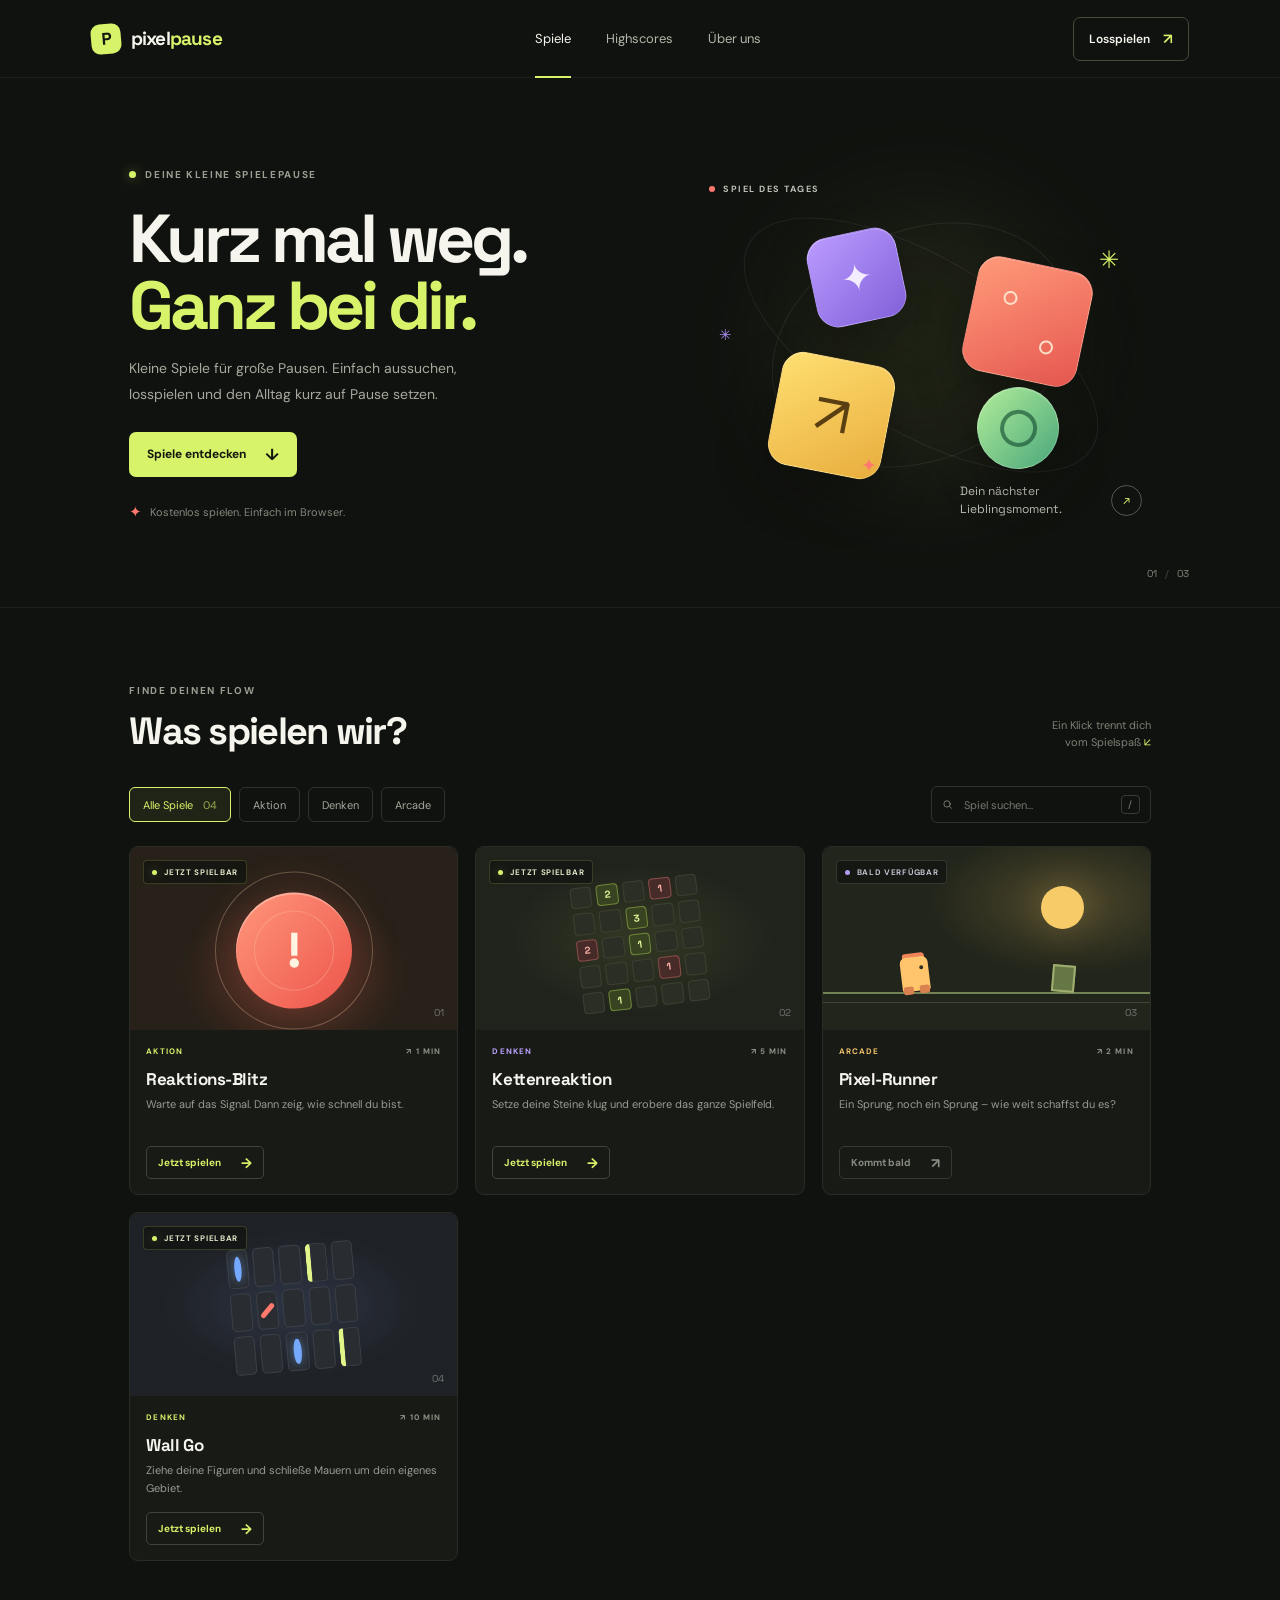
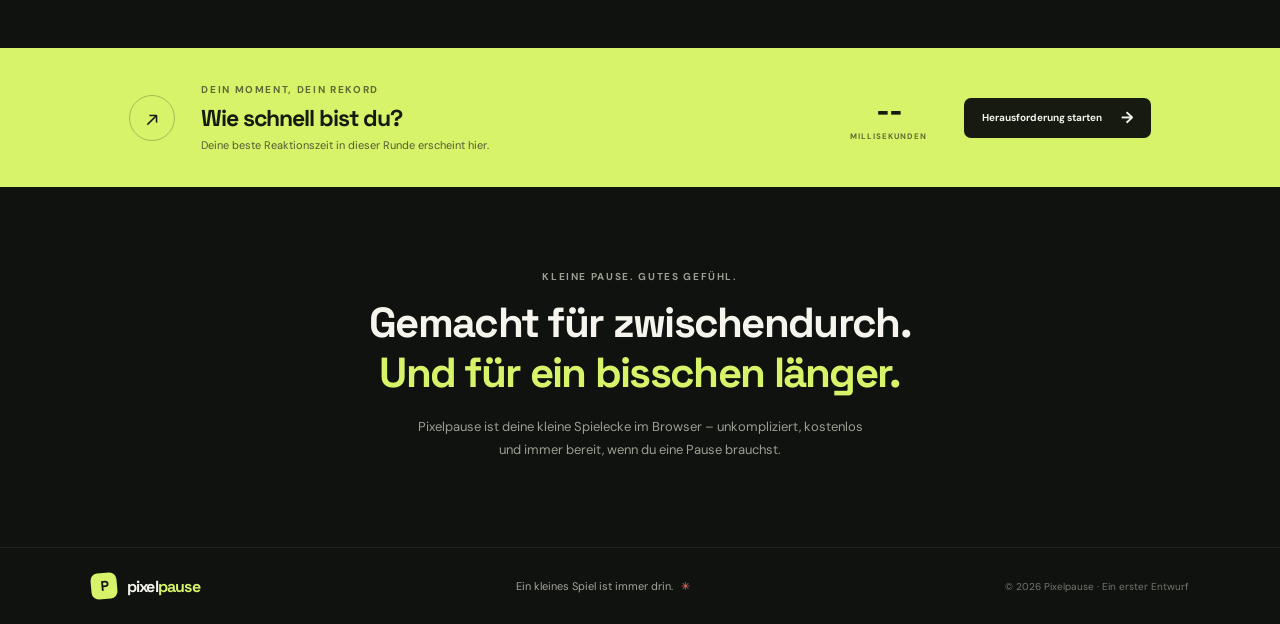
<file: index.html>
<!doctype html>
<html lang="de">
  <head>
    <meta charset="utf-8">
    <meta name="viewport" content="width=device-width, initial-scale=1">
    <meta name="theme-color" content="#10120f">
    <meta
      name="description"
      content="Entdecke kleine Spiele für zwischendurch auf Pixelpause."
    >
    <title>Pixelpause – kleine Spiele, große Pause</title>
    <link rel="preconnect" href="https://fonts.googleapis.com">
    <link rel="preconnect" href="https://fonts.gstatic.com" crossorigin>
    <link
      href="https://fonts.googleapis.com/css2?family=DM+Sans:wght@400;500;600;700&family=Space+Grotesk:wght@400;500;600;700&display=swap"
      rel="stylesheet"
    >
    <link rel="stylesheet" href="styles.css">
    <script src="script.js" defer></script>
  </head>
  <body>
    <header class="site-header">
      <a class="brand" href="#" aria-label="Pixelpause Startseite">
        <span class="brand-mark" aria-hidden="true">P</span>
        <span>pixel<span class="brand-accent">pause</span></span>
      </a>
      <nav class="main-nav" aria-label="Hauptnavigation">
        <a class="nav-link nav-link-active" href="#spiele">Spiele</a>
        <a class="nav-link" href="#highscores">Highscores</a>
        <a class="nav-link" href="#ueber">Über uns</a>
      </nav>
      <a class="header-cta" href="#spiele">
        Losspielen <span aria-hidden="true">↗</span>
      </a>
    </header>

    <main>
      <section class="hero" aria-labelledby="hero-title">
        <div class="hero-copy">
          <p class="eyebrow"><span class="status-dot"></span> DEINE KLEINE SPIELEPAUSE</p>
          <h1 id="hero-title">Kurz mal weg.<br><span>Ganz bei dir.</span></h1>
          <p class="hero-description">
            Kleine Spiele für große Pausen. Einfach aussuchen, losspielen und
            den Alltag kurz auf Pause setzen.
          </p>
          <a class="button button-primary hero-button" href="#spiele">
            Spiele entdecken <span aria-hidden="true">↓</span>
          </a>
          <div class="hero-note">
            <span class="note-icon" aria-hidden="true">✦</span>
            Kostenlos spielen. Einfach im Browser.
          </div>
        </div>

        <div class="hero-art" aria-label="Illustration aus bunten Spielsteinen">
          <div class="art-glow"></div>
          <div class="art-label"><span></span> SPIEL DES TAGES</div>
          <div class="float-star star-one" aria-hidden="true">✳</div>
          <div class="float-star star-two" aria-hidden="true">✦</div>
          <div class="float-star star-three" aria-hidden="true">✳</div>
          <div class="tile tile-lilac" aria-hidden="true">✦</div>
          <div class="tile tile-coral" aria-hidden="true"></div>
          <div class="tile tile-yellow" aria-hidden="true">↗</div>
          <div class="tile tile-green" aria-hidden="true"></div>
          <div class="hero-art-caption">
            <span>Dein nächster<br>Lieblingsmoment.</span>
            <span class="caption-arrow" aria-hidden="true">↗</span>
          </div>
          <div class="art-orbit orbit-one"></div>
          <div class="art-orbit orbit-two"></div>
        </div>
        <div class="hero-index" aria-hidden="true">01 <span>/</span> 03</div>
      </section>

      <section class="games-section section-wrap" id="spiele" aria-labelledby="games-title">
        <div class="section-heading">
          <div>
            <p class="eyebrow">FINDE DEINEN FLOW</p>
            <h2 id="games-title">Was spielen wir?</h2>
          </div>
          <p class="section-aside">Ein Klick trennt dich<br>vom Spielspaß <span aria-hidden="true">↙</span></p>
        </div>

        <div class="game-tools">
          <div class="filter-list" role="group" aria-label="Spiele nach Kategorie filtern">
            <button class="filter-chip is-active" type="button" data-filter="alle" aria-pressed="true">Alle Spiele <span>04</span></button>
            <button class="filter-chip" type="button" data-filter="aktion" aria-pressed="false">Aktion</button>
            <button class="filter-chip" type="button" data-filter="denken" aria-pressed="false">Denken</button>
            <button class="filter-chip" type="button" data-filter="arcade" aria-pressed="false">Arcade</button>
          </div>
          <label class="search-box">
            <span class="sr-only">Spiele suchen</span>
            <svg viewBox="0 0 24 24" aria-hidden="true">
              <circle cx="10.8" cy="10.8" r="6.8"></circle>
              <path d="m16 16 4.2 4.2"></path>
            </svg>
            <input id="game-search" type="search" placeholder="Spiel suchen..." autocomplete="off">
            <kbd>/</kbd>
          </label>
        </div>

        <p class="sr-only" id="filter-status" aria-live="polite"></p>
        <div class="game-grid" id="game-grid">
          <article class="game-card" data-category="aktion" data-search="reaktions blitz reaktion schnell klicken">
            <div class="card-art card-art-reaction">
              <span class="card-tag"><span></span> JETZT SPIELBAR</span>
              <div class="reaction-art" aria-hidden="true">
                <span class="reaction-ring ring-outer"></span>
                <span class="reaction-ring ring-inner"></span>
                <span class="reaction-core">!</span>
              </div>
              <span class="art-number">01</span>
            </div>
            <div class="card-content">
              <div class="card-meta"><span>AKTION</span><span>↗ 1 MIN</span></div>
              <h3>Reaktions-Blitz</h3>
              <p>Warte auf das Signal. Dann zeig, wie schnell du bist.</p>
              <button class="card-play" type="button" data-open-game>
                Jetzt spielen <span aria-hidden="true">→</span>
              </button>
            </div>
          </article>

          <article class="game-card" data-category="denken" data-search="kettenreaktion strategie steine feld bot">
            <div class="card-art card-art-chain">
              <span class="card-tag"><span></span> JETZT SPIELBAR</span>
              <div class="chain-preview" aria-hidden="true">
                <span></span><span class="preview-you">2</span><span></span><span class="preview-bot">1</span><span></span>
                <span></span><span></span><span class="preview-you">3</span><span></span><span></span>
                <span class="preview-bot">2</span><span></span><span class="preview-you">1</span><span></span><span></span>
                <span></span><span></span><span></span><span class="preview-bot">1</span><span></span>
                <span></span><span class="preview-you">1</span><span></span><span></span><span></span>
              </div>
              <span class="art-number">02</span>
            </div>
            <div class="card-content">
              <div class="card-meta"><span>DENKEN</span><span>↗ 5 MIN</span></div>
              <h3>Kettenreaktion</h3>
              <p>Setze deine Steine klug und erobere das ganze Spielfeld.</p>
              <a class="card-play" href="kettenreaktion.html">
                Jetzt spielen <span aria-hidden="true">→</span>
              </a>
            </div>
          </article>

          <article class="game-card" data-category="arcade" data-search="pixel runner arcade laufen springen">
            <div class="card-art card-art-runner">
              <span class="card-tag tag-coming">BALD VERFÜGBAR</span>
              <div class="runner-art" aria-hidden="true">
                <span class="runner-sun"></span>
                <span class="runner-ground"></span>
                <span class="runner-block"></span>
                <span class="runner-player"><i></i></span>
              </div>
              <span class="art-number">03</span>
            </div>
            <div class="card-content">
              <div class="card-meta"><span>ARCADE</span><span>↗ 2 MIN</span></div>
              <h3>Pixel-Runner</h3>
              <p>Ein Sprung, noch ein Sprung – wie weit schaffst du es?</p>
              <span class="card-play card-play-disabled">Kommt bald <span aria-hidden="true">↗</span></span>
            </div>
          </article>

          <article class="game-card" data-category="denken" data-search="wall go mauern gebiete strategie brett bot">
            <div class="card-art card-art-wallgo">
              <span class="card-tag"><span></span> JETZT SPIELBAR</span>
              <div class="wallgo-preview" aria-hidden="true">
                <span class="wallgo-preview-piece piece-blue"></span>
                <span></span><span></span><span class="wallgo-preview-wall"></span><span></span>
                <span></span><span class="wallgo-preview-piece piece-coral"></span><span></span><span></span><span></span>
                <span></span><span></span><span class="wallgo-preview-piece piece-blue"></span><span></span><span class="wallgo-preview-wall"></span>
              </div>
              <span class="art-number">04</span>
            </div>
            <div class="card-content">
              <div class="card-meta"><span>DENKEN</span><span>↗ 10 MIN</span></div>
              <h3>Wall Go</h3>
              <p>Ziehe deine Figuren und schließe Mauern um dein eigenes Gebiet.</p>
              <a class="card-play" href="wallgo.html">
                Jetzt spielen <span aria-hidden="true">→</span>
              </a>
            </div>
          </article>
        </div>
        <p class="empty-state" id="empty-state" hidden>Kein Spiel gefunden. Versuch einen anderen Suchbegriff.</p>
      </section>

      <section class="score-section" id="highscores" aria-labelledby="score-title">
        <div class="score-inner">
          <div class="score-icon" aria-hidden="true">↗</div>
          <div class="score-copy">
            <p class="eyebrow">DEIN MOMENT, DEIN REKORD</p>
            <h2 id="score-title">Wie schnell bist du?</h2>
            <p>Deine beste Reaktionszeit in dieser Runde erscheint hier.</p>
          </div>
          <div class="score-display">
            <span class="score-value" id="best-score">--</span>
            <span class="score-unit">MILLISEKUNDEN</span>
          </div>
          <button class="button button-light" type="button" data-open-game>
            Herausforderung starten <span aria-hidden="true">→</span>
          </button>
        </div>
      </section>

      <section class="about-section section-wrap" id="ueber" aria-labelledby="about-title">
        <p class="eyebrow">KLEINE PAUSE. GUTES GEFÜHL.</p>
        <h2 id="about-title">Gemacht für zwischendurch.<br><span>Und für ein bisschen länger.</span></h2>
        <p>Pixelpause ist deine kleine Spielecke im Browser – unkompliziert, kostenlos und immer bereit, wenn du eine Pause brauchst.</p>
      </section>
    </main>

    <footer class="site-footer">
      <a class="brand footer-brand" href="#" aria-label="Pixelpause Startseite">
        <span class="brand-mark" aria-hidden="true">P</span>
        <span>pixel<span class="brand-accent">pause</span></span>
      </a>
      <span class="footer-note">Ein kleines Spiel ist immer drin. <span aria-hidden="true">✳</span></span>
      <span class="footer-copy">© 2026 Pixelpause · Ein erster Entwurf</span>
    </footer>

    <dialog class="game-dialog" id="game-dialog" aria-labelledby="dialog-title">
      <div class="dialog-shell">
        <div class="dialog-header">
          <a class="brand" href="#" aria-label="Pixelpause">
            <span class="brand-mark" aria-hidden="true">P</span>
            <span>pixel<span class="brand-accent">pause</span></span>
          </a>
          <button class="dialog-close" id="close-game" type="button" aria-label="Spiel schließen">×</button>
        </div>
        <div class="dialog-body">
          <p class="eyebrow"><span class="status-dot"></span> DEIN MINI-SPIEL</p>
          <h2 id="dialog-title">Reaktions-Blitz</h2>
          <p class="dialog-description">Warte, bis das Feld grün wird – und klick dann so schnell du kannst.</p>
          <div class="game-board" id="game-board">
            <span class="board-decoration board-decoration-one" aria-hidden="true">✳</span>
            <span class="board-decoration board-decoration-two" aria-hidden="true">✦</span>
            <div class="game-message" id="game-message" aria-live="polite">
              <span class="message-symbol" aria-hidden="true">✳</span>
              <span>Bereit für einen Reflex-Test?</span>
            </div>
            <button class="reaction-target" id="reaction-target" type="button" disabled>
              <span class="sr-only">Jetzt klicken</span>
              <span aria-hidden="true">KLICK!</span>
            </button>
          </div>
          <div class="game-footer">
            <span>Dein bester Versuch <strong id="dialog-best">--</strong></span>
            <button class="button button-primary" id="start-game" type="button">Spiel starten <span aria-hidden="true">→</span></button>
          </div>
          <p class="game-hint">Tipp: Zu früh geklickt? Kein Problem, versuch's nochmal.</p>
        </div>
      </div>
    </dialog>
  </body>
</html>
</file>
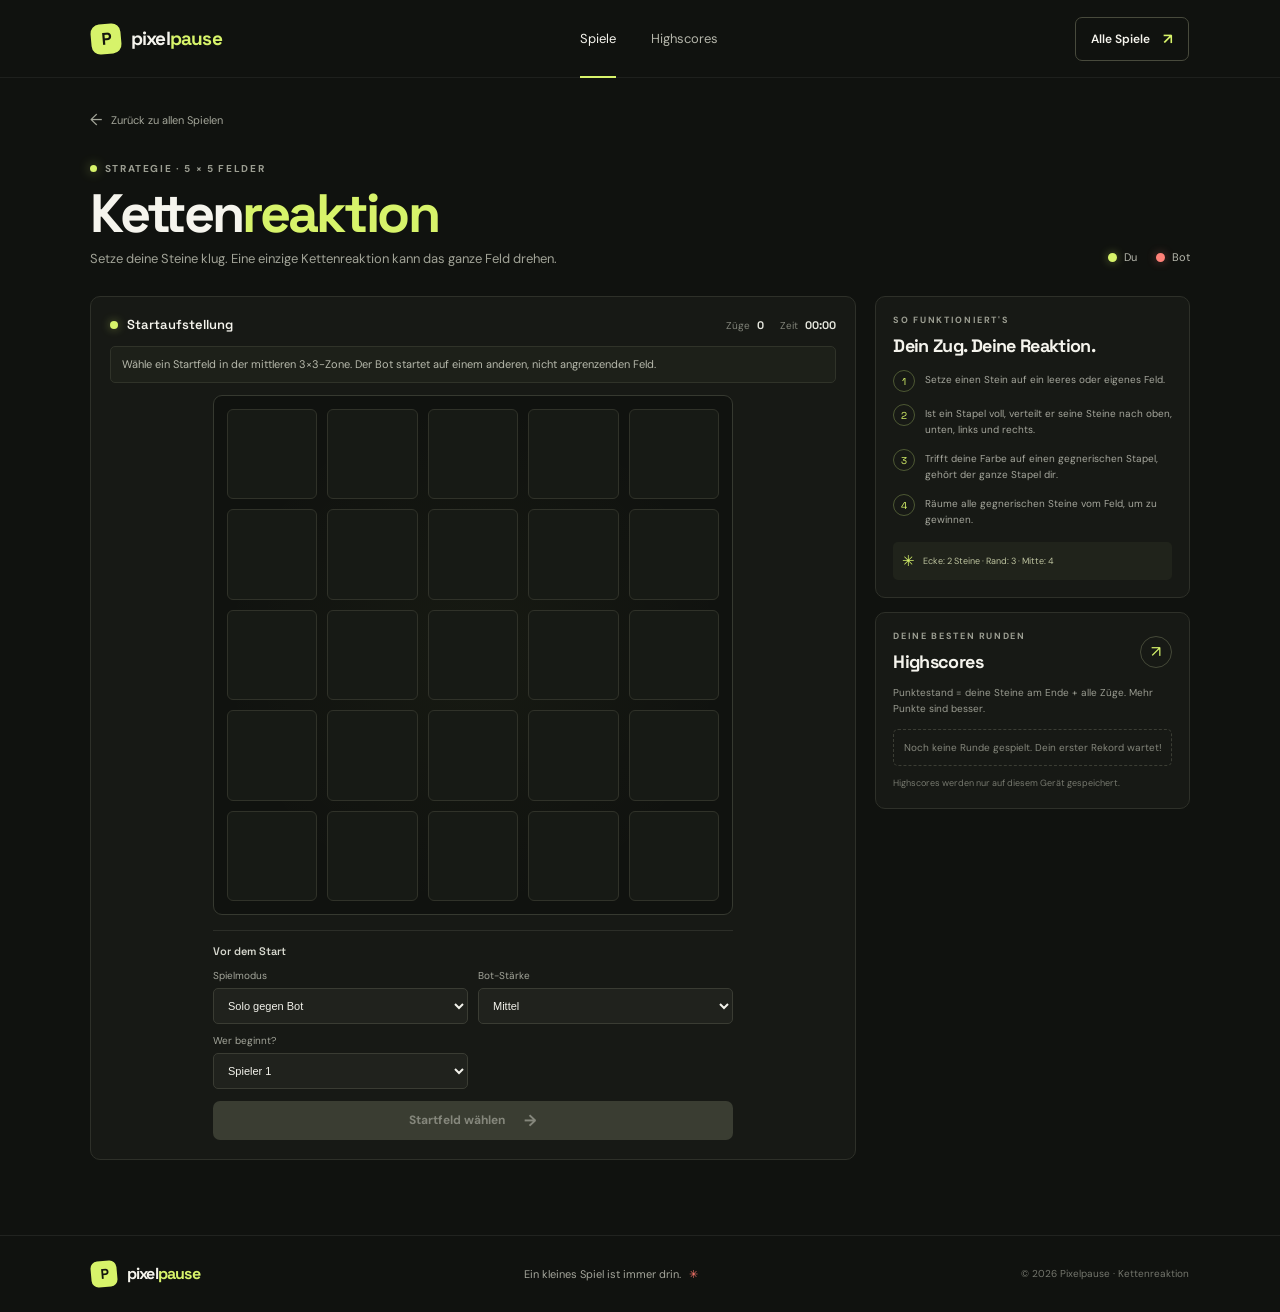
<file: kettenreaktion.html>
<!doctype html>
<html lang="de">
  <head>
    <meta charset="utf-8">
    <meta name="viewport" content="width=device-width, initial-scale=1">
    <meta name="theme-color" content="#10120f">
    <meta
      name="description"
      content="Spiele Kettenreaktion: Erobere das Spielfeld mit cleveren Kettenreaktionen."
    >
    <title>Kettenreaktion spielen – Pixelpause</title>
    <link rel="preconnect" href="https://fonts.googleapis.com">
    <link rel="preconnect" href="https://fonts.gstatic.com" crossorigin>
    <link
      href="https://fonts.googleapis.com/css2?family=DM+Sans:wght@400;500;600;700&family=Space+Grotesk:wght@400;500;600;700&display=swap"
      rel="stylesheet"
    >
    <link rel="stylesheet" href="styles.css">
    <script src="kettenreaktion.js" defer></script>
  </head>
  <body class="chain-page">
    <header class="site-header">
      <a class="brand" href="index.html" aria-label="Zur Pixelpause Startseite">
        <span class="brand-mark" aria-hidden="true">P</span>
        <span>pixel<span class="brand-accent">pause</span></span>
      </a>
      <nav class="main-nav" aria-label="Hauptnavigation">
        <a class="nav-link nav-link-active" href="index.html#spiele">Spiele</a>
        <a class="nav-link" href="#highscores">Highscores</a>
      </nav>
      <a class="header-cta" href="index.html#spiele">
        Alle Spiele <span aria-hidden="true">↗</span>
      </a>
    </header>

    <main class="chain-main">
      <a class="chain-back" href="index.html#spiele"><span aria-hidden="true">←</span> Zurück zu allen Spielen</a>
      <div class="chain-heading">
        <div>
          <p class="eyebrow"><span class="status-dot"></span> STRATEGIE · 5 × 5 FELDER</p>
          <h1>Ketten<span>reaktion</span></h1>
          <p class="chain-intro">Setze deine Steine klug. Eine einzige Kettenreaktion kann das ganze Feld drehen.</p>
        </div>
        <div class="chain-player-legend" aria-label="Spielerfarben">
          <span id="legend-player-one"><i class="legend-dot legend-you"></i><span>Du</span></span>
          <span id="legend-player-two"><i class="legend-dot legend-bot"></i><span>Bot</span></span>
        </div>
      </div>

      <div class="chain-layout">
        <section class="chain-game-panel" aria-label="Kettenreaktion-Spiel">
          <div class="chain-game-top">
            <div class="chain-turn-label">
              <span class="turn-indicator" id="turn-indicator"></span>
              <span id="turn-label">Spiel vorbereiten</span>
            </div>
            <div class="chain-stats">
              <span>Züge <strong id="move-count">0</strong></span>
              <span>Zeit <strong id="game-time">00:00</strong></span>
            </div>
          </div>

          <p class="chain-status" id="chain-status" aria-live="polite">
            Wähle ein Startfeld in der mittleren 3×3-Zone. Der zweite Spieler startet auf einem anderen, nicht angrenzenden Feld.
          </p>

          <div class="chain-board" id="chain-board" role="group" aria-label="Spielfeld mit 25 Feldern"></div>

          <div class="chain-setup" id="setup-panel">
            <p class="setup-heading">Vor dem Start</p>
            <div class="setup-fields">
              <label>
                Spielmodus
                <select id="game-mode">
                  <option value="bot" selected>Solo gegen Bot</option>
                  <option value="local">Zweispieler</option>
                </select>
              </label>
              <label id="bot-difficulty-field">
                Bot-Stärke
                <select id="bot-difficulty">
                  <option value="easy">Einfach</option>
                  <option value="medium" selected>Mittel</option>
                  <option value="hard">Schwer</option>
                </select>
              </label>
              <label>
                Wer beginnt?
                <select id="first-player">
                  <option value="player1" selected>Spieler 1</option>
                  <option value="player2">Spieler 2</option>
                  <option value="bot">Bot</option>
                </select>
              </label>
            </div>
            <button class="button button-primary chain-start-button" id="start-game" type="button" disabled>
              Startfeld wählen <span aria-hidden="true">→</span>
            </button>
          </div>

          <div class="chain-live-controls" id="live-controls" hidden>
            <button class="chain-secondary-button" id="new-game" type="button">Neues Spiel</button>
          </div>

          <div class="chain-result" id="result-panel" hidden>
            <p class="eyebrow">RUNDE BEENDET</p>
            <h2 id="result-title">Gut gespielt!</h2>
            <p class="result-summary" id="result-summary"></p>
            <div class="result-score">
              <span>Dein Punktestand</span>
              <strong id="result-points">0</strong>
            </div>
            <div class="result-actions">
              <button class="button button-primary" id="play-again" type="button">Nochmal spielen <span aria-hidden="true">↻</span></button>
              <button class="chain-secondary-button" id="change-difficulty" type="button">Schwierigkeit ändern</button>
            </div>
          </div>
        </section>

        <aside class="chain-sidebar">
          <section class="chain-side-card">
            <p class="eyebrow">SO FUNKTIONIERT'S</p>
            <h2>Dein Zug. Deine Reaktion.</h2>
            <ol class="chain-rules">
              <li><span>1</span><p>Setze einen Stein auf ein leeres oder eigenes Feld.</p></li>
              <li><span>2</span><p>Ist ein Stapel voll, verteilt er seine Steine nach oben, unten, links und rechts.</p></li>
              <li><span>3</span><p>Trifft deine Farbe auf einen gegnerischen Stapel, gehört der ganze Stapel dir.</p></li>
              <li><span>4</span><p>Räume alle gegnerischen Steine vom Feld, um zu gewinnen.</p></li>
            </ol>
            <div class="critical-note">
              <span aria-hidden="true">✳</span>
              Ecke: 2 Steine · Rand: 3 · Mitte: 4
            </div>
          </section>

          <section class="chain-side-card highscore-card" id="highscores">
            <div class="highscore-heading">
              <div>
                <p class="eyebrow">DEINE BESTEN RUNDEN</p>
                <h2>Highscores</h2>
              </div>
              <span class="trophy-icon" aria-hidden="true">↗</span>
            </div>
            <p class="highscore-explainer">Punktestand = deine Steine am Ende + alle Züge. Mehr Punkte sind besser.</p>
            <ol class="highscore-list" id="highscore-list"></ol>
            <p class="storage-note" id="storage-note">Highscores werden nur auf diesem Gerät gespeichert.</p>
          </section>
        </aside>
      </div>
    </main>

    <footer class="site-footer">
      <a class="brand footer-brand" href="index.html" aria-label="Pixelpause Startseite">
        <span class="brand-mark" aria-hidden="true">P</span>
        <span>pixel<span class="brand-accent">pause</span></span>
      </a>
      <span class="footer-note">Ein kleines Spiel ist immer drin. <span aria-hidden="true">✳</span></span>
      <span class="footer-copy">© 2026 Pixelpause · Kettenreaktion</span>
    </footer>
  </body>
</html>
</file>
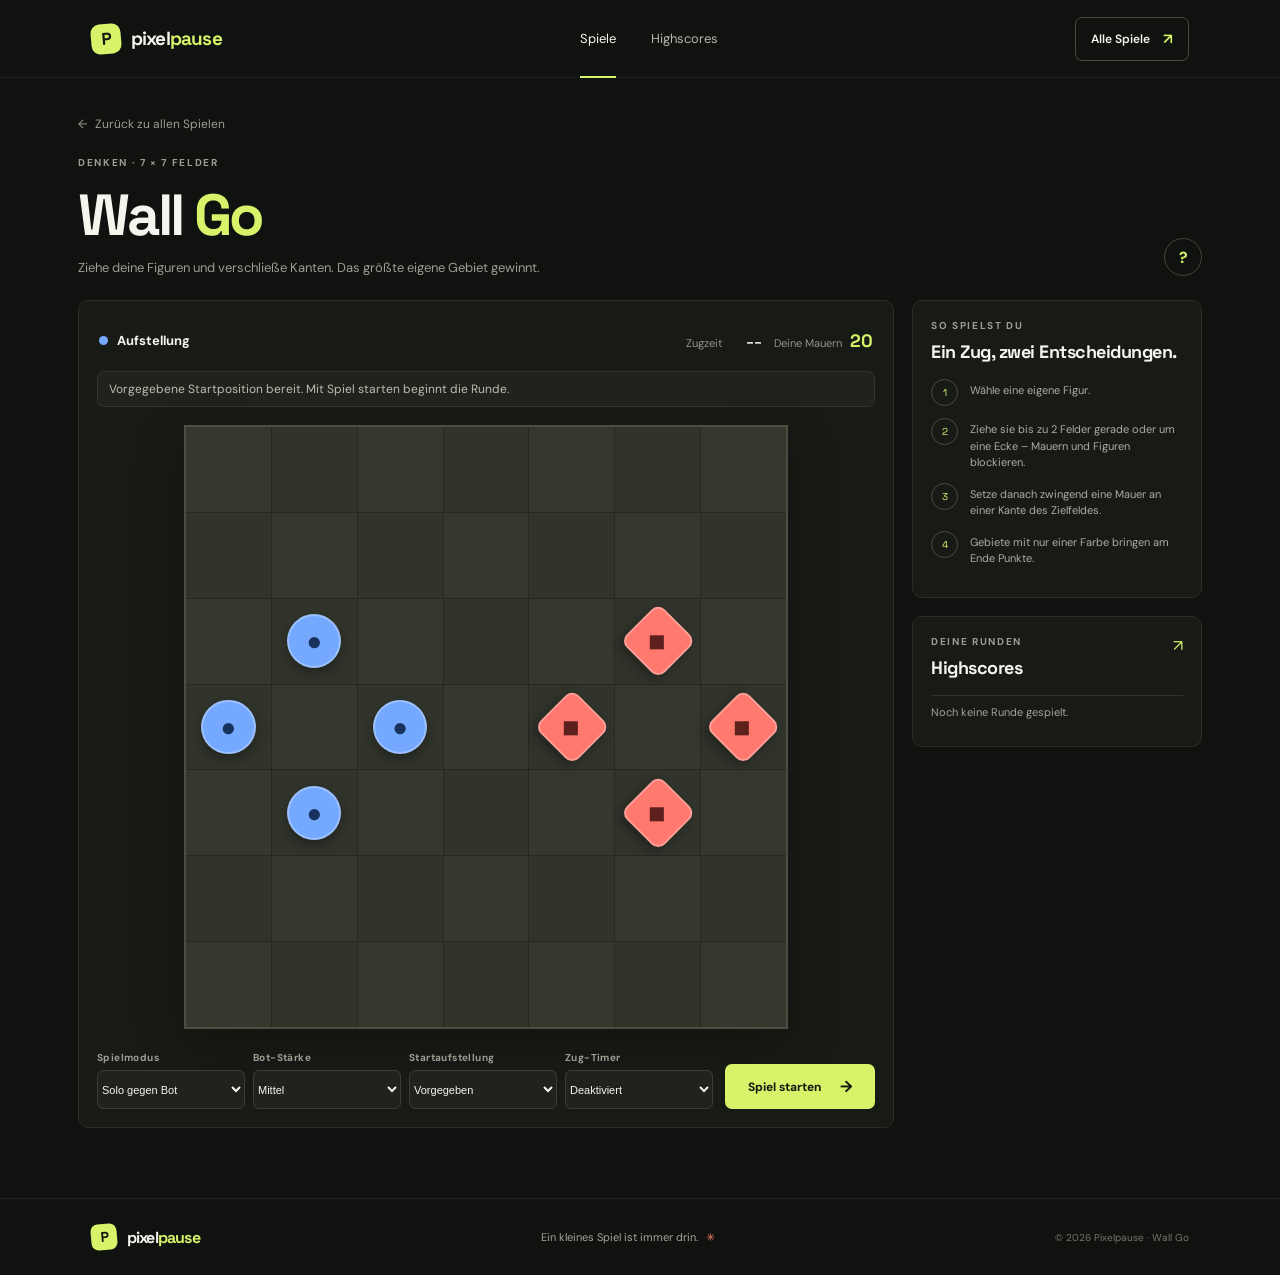
<file: wallgo.html>
<!doctype html>
<html lang="de">
  <head>
    <meta charset="utf-8">
    <meta name="viewport" content="width=device-width, initial-scale=1">
    <meta name="theme-color" content="#10120f">
    <meta name="description" content="Wall Go: Mauern setzen, Gebiete einschließen und taktisch gewinnen.">
    <title>Wall Go spielen – Pixelpause</title>
    <link rel="preconnect" href="https://fonts.googleapis.com">
    <link rel="preconnect" href="https://fonts.gstatic.com" crossorigin>
    <link href="https://fonts.googleapis.com/css2?family=DM+Sans:wght@400;500;600;700&family=Space+Grotesk:wght@400;500;600;700&display=swap" rel="stylesheet">
    <link rel="stylesheet" href="styles.css">
    <script src="wallgo.js" defer></script>
  </head>
  <body class="wallgo-page">
    <header class="site-header">
      <a class="brand" href="Index.html" aria-label="Zur Pixelpause Startseite">
        <span class="brand-mark" aria-hidden="true">P</span>
        <span>pixel<span class="brand-accent">pause</span></span>
      </a>
      <nav class="main-nav" aria-label="Hauptnavigation">
        <a class="nav-link nav-link-active" href="Index.html#spiele">Spiele</a>
        <a class="nav-link" href="#wallgo-highscores">Highscores</a>
      </nav>
      <a class="header-cta" href="Index.html#spiele">Alle Spiele <span aria-hidden="true">↗</span></a>
    </header>

    <main class="wallgo-main">
      <a class="wallgo-back" href="Index.html#spiele"><span aria-hidden="true">←</span> Zurück zu allen Spielen</a>
      <div class="wallgo-heading">
        <div>
          <p class="eyebrow"><span class="status-dot"></span> DENKEN · 7 × 7 FELDER</p>
          <h1>Wall <span>Go</span></h1>
          <p>Ziehe deine Figuren und verschließe Kanten. Das größte eigene Gebiet gewinnt.</p>
        </div>
        <button class="wallgo-icon-button" id="wallgo-rules-button" type="button" aria-label="Regeln öffnen">?</button>
      </div>

      <div class="wallgo-layout">
        <section class="wallgo-game" aria-label="Wall Go Spiel">
          <div class="wallgo-topbar">
            <div class="wallgo-turn"><span id="wallgo-turn-dot"></span><strong id="wallgo-turn-label">Spiel vorbereiten</strong></div>
            <div class="wallgo-turn-meta">
              <div class="wallgo-timer" id="wallgo-timer" hidden><span>Zugzeit</span><strong id="wallgo-timer-value">--</strong></div>
              <div class="wallgo-walls"><span>Deine Mauern</span><strong id="wallgo-wall-count">20</strong></div>
            </div>
          </div>

          <p class="wallgo-status" id="wallgo-status" aria-live="polite">Wähle ein Startfeld für Spieler 1.</p>
          <div class="wallgo-wallbreaker-action" id="wallgo-wallbreaker-action" hidden>
            <button class="wallgo-secondary wallgo-wallbreaker" id="wallgo-wallbreaker" type="button" aria-pressed="false">Mauernbrecher einsetzen · Mauer anklicken</button>
          </div>
          <div class="wallgo-board-wrap">
            <div class="wallgo-board" id="wallgo-board" role="group" aria-label="Wall Go Spielfeld"></div>
          </div>

          <div class="wallgo-setup" id="wallgo-setup">
            <div class="wallgo-fields">
              <label>Spielmodus
                <select id="wallgo-mode">
                  <option value="bot">Solo gegen Bot</option>
                  <option value="local2">Zweispieler lokal</option>
                  <option value="local3">Dreispieler lokal</option>
                  <option value="local4">Vier Spieler lokal</option>
                </select>
              </label>
              <label id="wallgo-difficulty-field">Bot-Stärke
                <select id="wallgo-difficulty">
                  <option value="easy">Einfach</option>
                  <option value="medium" selected>Mittel</option>
                  <option value="hard">Schwer</option>
                </select>
              </label>
              <label>Startaufstellung
                <select id="wallgo-setup-mode">
                  <option value="fixed">Vorgegeben</option>
                  <option value="free">Frei setzen</option>
                </select>
              </label>
              <label>Zug-Timer
                <select id="wallgo-turn-time">
                  <option value="0" selected>Deaktiviert</option>
                  <option value="60">60 Sekunden</option>
                  <option value="90">90 Sekunden</option>
                </select>
              </label>
            </div>
            <button class="button button-primary wallgo-start" id="wallgo-start" type="button">Spiel starten <span aria-hidden="true">→</span></button>
          </div>

          <div class="wallgo-actions" id="wallgo-actions" hidden>
            <button class="wallgo-secondary" id="wallgo-restart" type="button">Neustart</button>
            <button class="wallgo-secondary" id="wallgo-pause" type="button">Pause</button>
          </div>

          <div class="wallgo-result" id="wallgo-result" hidden>
            <p class="eyebrow">AUSWERTUNG</p>
            <h2 id="wallgo-result-title">Runde beendet</h2>
            <p id="wallgo-result-summary"></p>
            <div id="wallgo-score-list" class="wallgo-score-list"></div>
            <button class="button button-primary" id="wallgo-play-again" type="button">Nochmal spielen <span aria-hidden="true">↻</span></button>
          </div>
        </section>

        <aside class="wallgo-sidebar">
          <section class="wallgo-side-card">
            <p class="eyebrow">SO SPIELST DU</p>
            <h2>Ein Zug, zwei Entscheidungen.</h2>
            <ol class="wallgo-rules">
              <li><span>1</span><p>Wähle eine eigene Figur.</p></li>
              <li><span>2</span><p>Ziehe sie bis zu 2 Felder gerade oder um eine Ecke – Mauern und Figuren blockieren.</p></li>
              <li><span>3</span><p>Setze danach zwingend eine Mauer an einer Kante des Zielfeldes.</p></li>
              <li><span>4</span><p>Gebiete mit nur einer Farbe bringen am Ende Punkte.</p></li>
            </ol>
          </section>
          <section class="wallgo-side-card wallgo-highscores" id="wallgo-highscores">
            <div class="wallgo-highscore-heading"><div><p class="eyebrow">DEINE RUNDEN</p><h2>Highscores</h2></div><span>↗</span></div>
            <ol id="wallgo-highscore-list"></ol>
          </section>
        </aside>
      </div>
    </main>

    <dialog class="wallgo-dialog" id="wallgo-rules-dialog">
      <div class="wallgo-dialog-head"><h2>Wall Go kurz erklärt</h2><button id="wallgo-rules-close" type="button" aria-label="Schließen">×</button></div>
      <ul>
        <li>Jede Seite hat 4 Figuren und 20 Mauern.</li>
        <li>Eine Figur darf 0, 1 oder 2 Schritte waagerecht oder senkrecht gehen. Der 0-Schrittzug bedeutet: auf dem Feld stehen bleiben.</li>
        <li>Nach dem Zug muss eine freie Kante des Zielfeldes mit einer Mauer geschlossen werden.</li>
        <li>Im 3- und 4-Spieler-Modus hat jede Partei einmal pro Partie den Wallbreaker: Eine bestehende Mauer wird statt einer neuen entfernt.</li>
        <li>Optional kann ein Zug-Timer mit 60 oder 90 Sekunden pro Zug aktiviert werden.</li>
        <li>Der äußere Rand ist bereits geschlossen.</li>
        <li>Am Ende zählen nur Gebiete, die ausschließlich Figuren einer Partei enthalten.</li>
        <li>Bei Gleichstand entscheidet das größte zusammenhängende Einzelgebiet.</li>
      </ul>
    </dialog>

    <footer class="site-footer">
      <a class="brand footer-brand" href="Index.html"><span class="brand-mark" aria-hidden="true">P</span><span>pixel<span class="brand-accent">pause</span></span></a>
      <span class="footer-note">Ein kleines Spiel ist immer drin. <span aria-hidden="true">✳</span></span>
      <span class="footer-copy">© 2026 Pixelpause · Wall Go</span>
    </footer>
  </body>
</html>
</file>
<file: styles.css>
:root {
  color-scheme: dark;
  --background: #10120f;
  --surface: #181a16;
  --surface-raised: #20221d;
  --text: #f5f4ed;
  --muted: #9c9e92;
  --line: #30322b;
  --lime: #d7f36a;
  --coral: #ff796e;
  --font-display: "Space Grotesk", sans-serif;
  --font-body: "DM Sans", sans-serif;
}

* {
  box-sizing: border-box;
}

html {
  scroll-behavior: smooth;
}

body {
  min-width: 320px;
  margin: 0;
  background: var(--background);
  color: var(--text);
  font-family: var(--font-body);
  -webkit-font-smoothing: antialiased;
}

button,
input {
  font: inherit;
}

button,
a {
  -webkit-tap-highlight-color: transparent;
}

a {
  color: inherit;
  text-decoration: none;
}

button:focus-visible,
a:focus-visible,
input:focus-visible {
  outline: 2px solid var(--lime);
  outline-offset: 4px;
}

.sr-only {
  position: absolute;
  width: 1px;
  height: 1px;
  padding: 0;
  overflow: hidden;
  clip: rect(0, 0, 0, 0);
  white-space: nowrap;
  clip-path: inset(50%);
  border: 0;
}

.site-header {
  height: 78px;
  padding: 0 7.1%;
  display: flex;
  align-items: center;
  justify-content: space-between;
  border-bottom: 1px solid rgba(255, 255, 255, 0.06);
}

.brand {
  display: inline-flex;
  align-items: center;
  gap: 10px;
  font-family: var(--font-display);
  font-size: 19px;
  font-weight: 700;
  letter-spacing: -0.8px;
}

.brand-mark {
  display: grid;
  width: 30px;
  height: 30px;
  place-items: center;
  border-radius: 9px;
  background: var(--lime);
  color: #14170e;
  font-size: 17px;
  transform: rotate(-5deg);
}

.brand-accent {
  color: var(--lime);
}

.main-nav {
  display: flex;
  align-items: center;
  gap: 35px;
  height: 100%;
}

.nav-link {
  position: relative;
  display: grid;
  height: 100%;
  place-items: center;
  color: #b4b5aa;
  font-size: 13px;
  transition: color 160ms ease;
}

.nav-link:hover,
.nav-link-active {
  color: var(--text);
}

.nav-link-active::after {
  position: absolute;
  right: 0;
  bottom: -1px;
  left: 0;
  height: 2px;
  background: var(--lime);
  content: "";
}

.header-cta {
  display: inline-flex;
  align-items: center;
  gap: 13px;
  padding: 11px 15px;
  border: 1px solid #484a3c;
  border-radius: 7px;
  font-size: 12px;
  font-weight: 600;
  transition: border-color 160ms ease, background 160ms ease;
}

.header-cta:hover {
  border-color: var(--lime);
  background: rgba(215, 243, 106, 0.06);
}

.header-cta span {
  color: var(--lime);
  font-size: 15px;
}

.hero {
  position: relative;
  min-height: 530px;
  padding: 88px 10.1% 83px;
  display: grid;
  grid-template-columns: 1fr 0.9fr;
  align-items: center;
  gap: 5%;
  overflow: hidden;
  border-bottom: 1px solid rgba(255, 255, 255, 0.06);
}

.hero-copy {
  position: relative;
  z-index: 1;
  max-width: 510px;
}

.eyebrow {
  margin: 0;
  color: var(--muted);
  font-size: 10px;
  font-weight: 700;
  letter-spacing: 1.65px;
}

.hero .eyebrow {
  display: flex;
  align-items: center;
  gap: 9px;
}

.status-dot,
.card-tag > span {
  width: 7px;
  height: 7px;
  border-radius: 50%;
  background: var(--lime);
  box-shadow: 0 0 12px rgba(215, 243, 106, 0.48);
}

h1,
h2,
h3,
p {
  margin-top: 0;
}

h1,
h2,
h3 {
  font-family: var(--font-display);
}

.hero h1 {
  margin: 24px 0 17px;
  font-size: clamp(44px, 5.3vw, 70px);
  line-height: 0.99;
  letter-spacing: -4px;
}

.hero h1 span,
.about-section h2 span {
  color: var(--lime);
}

.hero-description {
  max-width: 390px;
  margin-bottom: 25px;
  color: #a7a89d;
  font-size: 14px;
  line-height: 1.8;
}

.button {
  display: inline-flex;
  min-height: 45px;
  align-items: center;
  justify-content: center;
  gap: 19px;
  padding: 0 18px;
  border: 0;
  border-radius: 7px;
  cursor: pointer;
  font-size: 12px;
  font-weight: 700;
  transition: transform 160ms ease, background 160ms ease;
}

.button:hover {
  transform: translateY(-2px);
}

.button-primary {
  background: var(--lime);
  color: #15170e;
}

.button-primary:hover {
  background: #e1fb7c;
}

.button span {
  font-size: 16px;
}

.hero-note {
  display: flex;
  align-items: center;
  gap: 8px;
  margin-top: 25px;
  color: #85877c;
  font-size: 11px;
}

.note-icon {
  color: var(--coral);
  font-size: 15px;
}

.hero-art {
  position: relative;
  width: min(100%, 470px);
  height: 350px;
  justify-self: end;
}

.art-glow {
  position: absolute;
  top: 50%;
  left: 50%;
  width: 270px;
  height: 270px;
  border-radius: 50%;
  background: rgba(215, 243, 106, 0.08);
  filter: blur(55px);
  transform: translate(-50%, -50%);
}

.art-label {
  position: absolute;
  top: 13px;
  left: 4%;
  display: flex;
  align-items: center;
  gap: 8px;
  color: #bfc0b6;
  font-size: 9px;
  font-weight: 700;
  letter-spacing: 1.5px;
}

.art-label span {
  width: 6px;
  height: 6px;
  border-radius: 50%;
  background: var(--coral);
}

.tile {
  position: absolute;
  z-index: 1;
  display: grid;
  place-items: center;
  border: 1px solid rgba(255, 255, 255, 0.2);
  border-radius: 22px;
  box-shadow: 0 20px 50px rgba(0, 0, 0, 0.27), inset 0 1px rgba(255, 255, 255, 0.2);
}

.tile-lilac {
  top: 62px;
  left: 26%;
  width: 91px;
  height: 91px;
  background: linear-gradient(145deg, #ba9bff, #8261d9);
  color: #f4edff;
  font-size: 38px;
  transform: rotate(-12deg);
}

.tile-coral {
  top: 93px;
  right: 14%;
  width: 117px;
  height: 117px;
  background: linear-gradient(145deg, #ff9a79, #e65750);
  transform: rotate(12deg);
}

.tile-coral::before,
.tile-coral::after {
  position: absolute;
  width: 10px;
  height: 10px;
  border: 2px solid rgba(255, 241, 220, 0.85);
  border-radius: 50%;
  content: "";
}

.tile-coral::before {
  top: 31px;
  left: 29px;
}

.tile-coral::after {
  right: 27px;
  bottom: 29px;
}

.tile-yellow {
  top: 188px;
  left: 18%;
  width: 115px;
  height: 115px;
  background: linear-gradient(145deg, #ffdf71, #e8ad3d);
  color: #593f12;
  font-size: 57px;
  transform: rotate(11deg);
}

.tile-green {
  top: 217px;
  right: 20%;
  width: 82px;
  height: 82px;
  border-radius: 50%;
  background: linear-gradient(145deg, #b1ed9a, #4aa77a);
  transform: rotate(-12deg);
}

.tile-green::after {
  width: 29px;
  height: 29px;
  border: 4px solid rgba(19, 76, 49, 0.62);
  border-radius: 50%;
  content: "";
}

.float-star {
  position: absolute;
  z-index: 2;
  color: var(--lime);
}

.star-one {
  top: 74px;
  right: 7%;
  font-size: 24px;
}

.star-two {
  bottom: 42px;
  left: 37%;
  color: var(--coral);
  font-size: 19px;
}

.star-three {
  top: 155px;
  left: 6%;
  color: #a98af6;
  font-size: 15px;
}

.hero-art-caption {
  position: absolute;
  right: 2%;
  bottom: 1px;
  display: flex;
  width: 182px;
  align-items: center;
  justify-content: space-between;
  color: #bdbeb4;
  font-family: var(--font-display);
  font-size: 12px;
  line-height: 1.55;
}

.caption-arrow {
  display: grid;
  width: 31px;
  height: 31px;
  place-items: center;
  border: 1px solid #56584c;
  border-radius: 50%;
  color: var(--lime);
}

.art-orbit {
  position: absolute;
  top: 50%;
  left: 50%;
  width: 310px;
  height: 230px;
  border: 1px solid rgba(255, 255, 255, 0.07);
  border-radius: 50%;
  transform: translate(-50%, -50%) rotate(-24deg);
}

.orbit-two {
  width: 400px;
  height: 175px;
  transform: translate(-50%, -50%) rotate(31deg);
}

.hero-index {
  position: absolute;
  right: 7.1%;
  bottom: 27px;
  color: #85877c;
  font-family: var(--font-display);
  font-size: 10px;
}

.hero-index span {
  padding: 0 5px;
  color: #484a40;
}

.section-wrap {
  padding-right: 10.1%;
  padding-left: 10.1%;
}

.games-section {
  padding-top: 76px;
  padding-bottom: 87px;
}

.section-heading {
  display: flex;
  align-items: end;
  justify-content: space-between;
  margin-bottom: 31px;
}

.section-heading .eyebrow {
  margin-bottom: 10px;
}

.section-heading h2,
.score-copy h2,
.about-section h2 {
  margin-bottom: 0;
  font-size: clamp(28px, 3vw, 38px);
  letter-spacing: -1.7px;
}

.section-aside {
  margin: 0 0 3px;
  color: #7e8076;
  font-size: 11px;
  line-height: 1.6;
  text-align: right;
}

.section-aside span {
  color: var(--lime);
}

.game-tools {
  display: flex;
  align-items: center;
  justify-content: space-between;
  gap: 20px;
  margin-bottom: 23px;
}

.filter-list {
  display: flex;
  flex-wrap: wrap;
  gap: 8px;
}

.filter-chip {
  min-height: 35px;
  padding: 0 13px;
  border: 1px solid #30322b;
  border-radius: 6px;
  background: transparent;
  color: #a5a69c;
  cursor: pointer;
  font-size: 11px;
  transition: border-color 150ms ease, color 150ms ease, background 150ms ease;
}

.filter-chip:hover {
  border-color: #62644f;
  color: var(--text);
}

.filter-chip.is-active {
  border-color: var(--lime);
  background: rgba(215, 243, 106, 0.08);
  color: var(--lime);
}

.filter-chip span {
  margin-left: 7px;
  color: inherit;
  opacity: 0.65;
}

.search-box {
  display: flex;
  width: 220px;
  height: 37px;
  flex-shrink: 0;
  align-items: center;
  gap: 9px;
  padding: 0 10px;
  border: 1px solid #30322b;
  border-radius: 6px;
  color: #8d8f84;
}

.search-box:focus-within {
  border-color: #767a5a;
}

.search-box svg {
  width: 15px;
  height: 15px;
  fill: none;
  stroke: currentColor;
  stroke-linecap: round;
  stroke-width: 1.7;
}

.search-box input {
  width: 100%;
  min-width: 0;
  border: 0;
  outline: 0;
  background: transparent;
  color: var(--text);
  font-size: 11px;
}

.search-box input::placeholder {
  color: #77796f;
}

.search-box kbd {
  display: grid;
  width: 19px;
  height: 19px;
  flex-shrink: 0;
  place-items: center;
  border: 1px solid #393b33;
  border-radius: 4px;
  color: #82847a;
  font-family: var(--font-body);
  font-size: 10px;
}

.game-grid {
  display: grid;
  grid-template-columns: repeat(3, minmax(0, 1fr));
  gap: 17px;
}

.game-card {
  min-width: 0;
  overflow: hidden;
  border: 1px solid #292b25;
  border-radius: 9px;
  background: var(--surface);
  transition: transform 180ms ease, border-color 180ms ease;
}

.game-card:hover {
  transform: translateY(-4px);
  border-color: #505344;
}

.game-card[hidden] {
  display: none;
}

.card-art {
  position: relative;
  height: 183px;
  overflow: hidden;
}

.card-art-reaction {
  background:
    radial-gradient(ellipse at 50% 70%, rgba(245, 100, 79, 0.26), transparent 49%),
    #272119;
}

.card-art-memory {
  background:
    radial-gradient(ellipse at 50% 85%, rgba(165, 133, 255, 0.22), transparent 52%),
    #211e2c;
}

.card-art-runner {
  background:
    radial-gradient(ellipse at 75% 30%, rgba(255, 211, 107, 0.2), transparent 40%),
    #22251b;
}

.card-art-chain {
  background:
    radial-gradient(ellipse at center, rgba(215, 243, 106, 0.1), transparent 58%),
    #20231c;
}

.chain-preview {
  position: absolute;
  top: 53%;
  left: 50%;
  display: grid;
  width: 127px;
  aspect-ratio: 1;
  grid-template-columns: repeat(5, 1fr);
  gap: 5px;
  transform: translate(-50%, -50%) rotate(-7deg);
}

.chain-preview span {
  display: grid;
  place-items: center;
  border: 1px solid #3b4030;
  border-radius: 4px;
  background: #2a2e24;
  color: #e4fa9b;
  font-family: var(--font-display);
  font-size: 10px;
  font-weight: 700;
}

.chain-preview .preview-you {
  border-color: #718738;
  background: #374321;
  color: #e4fa9b;
}

.chain-preview .preview-bot {
  border-color: #8c4c48;
  background: #462b29;
  color: #ffb2a8;
}

.card-tag {
  position: absolute;
  z-index: 2;
  top: 13px;
  left: 13px;
  display: inline-flex;
  align-items: center;
  gap: 7px;
  padding: 6px 8px;
  border: 1px solid rgba(215, 243, 106, 0.18);
  border-radius: 4px;
  background: rgba(16, 18, 15, 0.68);
  color: #e2e8c8;
  font-size: 8px;
  font-weight: 700;
  letter-spacing: 0.7px;
}

.card-tag > span {
  width: 5px;
  height: 5px;
}

.tag-coming {
  border-color: rgba(255, 255, 255, 0.12);
  color: #c3c0d0;
}

.tag-coming::before {
  width: 5px;
  height: 5px;
  border-radius: 50%;
  background: #b29af3;
  content: "";
}

.art-number {
  position: absolute;
  right: 13px;
  bottom: 11px;
  color: rgba(255, 255, 255, 0.37);
  font-family: var(--font-display);
  font-size: 10px;
}

.reaction-art {
  position: absolute;
  top: 50%;
  left: 50%;
  display: grid;
  width: 116px;
  height: 116px;
  place-items: center;
  border-radius: 50%;
  background: linear-gradient(145deg, #ff967a, #ed554b);
  box-shadow: 0 0 50px rgba(249, 101, 79, 0.21), inset 0 2px rgba(255, 255, 255, 0.3);
  transform: translate(-50%, -40%) rotate(-12deg);
}

.reaction-ring {
  position: absolute;
  border: 1px solid rgba(255, 210, 170, 0.29);
  border-radius: 50%;
}

.ring-outer {
  width: 158px;
  height: 158px;
}

.ring-inner {
  width: 80px;
  height: 80px;
}

.reaction-core {
  color: #fff3e1;
  font-family: var(--font-display);
  font-size: 49px;
  font-weight: 700;
  transform: rotate(12deg);
}

.memory-art {
  position: absolute;
  top: 51%;
  left: 50%;
  display: grid;
  grid-template-columns: repeat(2, 55px);
  gap: 8px;
  transform: translate(-50%, -38%) rotate(-8deg);
}

.memory-tile {
  display: grid;
  width: 55px;
  height: 55px;
  place-items: center;
  border: 1px solid rgba(213, 203, 255, 0.18);
  border-radius: 8px;
  background: #373149;
  color: #d0beff;
  font-family: var(--font-display);
  font-size: 23px;
  box-shadow: 0 8px 18px rgba(0, 0, 0, 0.24);
}

.memory-one,
.memory-four {
  background: #8e73d8;
  color: #fff;
}

.memory-two {
  transform: translateY(3px) rotate(8deg);
}

.memory-three {
  transform: translateY(-3px) rotate(6deg);
}

.runner-art {
  position: absolute;
  inset: 0;
}

.runner-sun {
  position: absolute;
  top: 39px;
  right: 66px;
  width: 43px;
  height: 43px;
  border-radius: 50%;
  background: #f8cb69;
  box-shadow: 0 0 38px rgba(255, 205, 102, 0.22);
}

.runner-ground {
  position: absolute;
  right: 0;
  bottom: 36px;
  left: 0;
  height: 2px;
  background: #738254;
}

.runner-ground::after {
  position: absolute;
  top: 10px;
  right: -15px;
  width: 110%;
  height: 1px;
  background: rgba(180, 203, 133, 0.2);
  content: "";
}

.runner-block {
  position: absolute;
  right: 75px;
  bottom: 38px;
  width: 23px;
  height: 27px;
  border: 2px solid #9fae6e;
  background: #667746;
  transform: rotate(5deg);
}

.runner-player {
  position: absolute;
  bottom: 39px;
  left: 78px;
  width: 28px;
  height: 34px;
  border-radius: 6px 6px 2px 2px;
  background: #ffc46c;
  box-shadow: 0 -7px 0 -3px #f1845a;
  transform: rotate(-7deg);
}

.runner-player::before,
.runner-player::after {
  position: absolute;
  bottom: -3px;
  width: 10px;
  height: 8px;
  border-radius: 2px;
  background: #d98250;
  content: "";
}

.runner-player::before {
  left: 1px;
}

.runner-player::after {
  right: 1px;
}

.runner-player i {
  position: absolute;
  top: 9px;
  right: 5px;
  width: 4px;
  height: 4px;
  border-radius: 50%;
  background: #2d3020;
}

.card-content {
  padding: 16px 16px 15px;
}

.card-meta {
  display: flex;
  align-items: center;
  justify-content: space-between;
  color: #8e9085;
  font-size: 8px;
  font-weight: 700;
  letter-spacing: 1.15px;
}

.card-meta span:first-child {
  color: var(--lime);
}

.game-card:nth-child(2) .card-meta span:first-child {
  color: #bca3ff;
}

.game-card:nth-child(3) .card-meta span:first-child {
  color: #f2c56b;
}

.card-content h3 {
  margin: 12px 0 5px;
  font-size: 17px;
  letter-spacing: -0.45px;
}

.card-content p {
  min-height: 38px;
  margin-bottom: 13px;
  color: #999b90;
  font-size: 11px;
  line-height: 1.65;
}

.card-play {
  display: inline-flex;
  min-height: 33px;
  align-items: center;
  justify-content: space-between;
  gap: 20px;
  padding: 0 11px;
  border: 1px solid #414438;
  border-radius: 5px;
  background: transparent;
  color: var(--lime);
  cursor: pointer;
  font-size: 10px;
  font-weight: 700;
  transition: background 150ms ease, border-color 150ms ease;
}

.card-play:hover {
  border-color: var(--lime);
  background: rgba(215, 243, 106, 0.07);
}

.card-play span {
  font-size: 14px;
}

.card-play-disabled {
  border-color: #373831;
  color: #898b80;
  cursor: default;
}

.card-play-disabled:hover {
  border-color: #373831;
  background: transparent;
}

.empty-state {
  margin: 25px 0 0;
  color: var(--muted);
  font-size: 13px;
  text-align: center;
}

.score-section {
  padding: 35px 10.1%;
  background: #d7f36a;
  color: #171a11;
}

.score-inner {
  display: grid;
  grid-template-columns: 52px 1fr auto auto;
  align-items: center;
  gap: 20px;
}

.score-icon {
  display: grid;
  width: 46px;
  height: 46px;
  place-items: center;
  border: 1px solid rgba(23, 26, 17, 0.25);
  border-radius: 50%;
  font-family: var(--font-display);
  font-size: 21px;
}

.score-copy .eyebrow {
  margin-bottom: 7px;
  color: #606a34;
}

.score-copy h2 {
  font-size: 23px;
  letter-spacing: -1px;
}

.score-copy > p:last-child {
  margin: 5px 0 0;
  color: #535b35;
  font-size: 11px;
}

.score-display {
  min-width: 110px;
  text-align: center;
}

.score-value {
  display: block;
  font-family: var(--font-display);
  font-size: 32px;
  font-weight: 700;
  letter-spacing: -1.5px;
  line-height: 1;
}

.score-unit {
  display: block;
  margin-top: 5px;
  color: #606a34;
  font-size: 8px;
  font-weight: 700;
  letter-spacing: 1px;
}

.button-light {
  min-height: 40px;
  background: #171a11;
  color: #f2f4e9;
  font-size: 10px;
}

.button-light:hover {
  background: #303525;
}

.about-section {
  padding-top: 83px;
  padding-bottom: 86px;
  text-align: center;
}

.about-section .eyebrow {
  margin-bottom: 15px;
}

.about-section h2 {
  font-size: clamp(28px, 3.4vw, 42px);
  line-height: 1.2;
}

.about-section > p:last-child {
  max-width: 450px;
  margin: 17px auto 0;
  color: #9c9e92;
  font-size: 13px;
  line-height: 1.75;
}

.site-footer {
  min-height: 77px;
  padding: 17px 7.1%;
  display: flex;
  align-items: center;
  justify-content: space-between;
  border-top: 1px solid rgba(255, 255, 255, 0.07);
}

.footer-brand {
  font-size: 16px;
}

.footer-brand .brand-mark {
  width: 26px;
  height: 26px;
  border-radius: 7px;
  font-size: 14px;
}

.footer-note {
  color: #a4a59b;
  font-size: 11px;
}

.footer-note span {
  margin-left: 5px;
  color: var(--coral);
}

.footer-copy {
  color: #74766d;
  font-size: 10px;
}

.game-dialog {
  width: min(560px, calc(100% - 28px));
  max-width: none;
  max-height: min(760px, calc(100% - 28px));
  padding: 0;
  overflow: auto;
  border: 1px solid #3a3c33;
  border-radius: 13px;
  background: #151713;
  color: var(--text);
  box-shadow: 0 30px 100px rgba(0, 0, 0, 0.6);
}

.game-dialog::backdrop {
  background: rgba(7, 8, 6, 0.8);
  backdrop-filter: blur(6px);
}

.dialog-shell {
  padding: 0 28px 25px;
}

.dialog-header {
  height: 66px;
  display: flex;
  align-items: center;
  justify-content: space-between;
  border-bottom: 1px solid #2c2e28;
}

.dialog-header .brand {
  font-size: 16px;
}

.dialog-header .brand-mark {
  width: 26px;
  height: 26px;
  border-radius: 7px;
  font-size: 14px;
}

.dialog-close {
  display: grid;
  width: 33px;
  height: 33px;
  place-items: center;
  border: 1px solid #3b3d34;
  border-radius: 50%;
  background: transparent;
  color: #c3c4ba;
  cursor: pointer;
  font-size: 23px;
  line-height: 1;
}

.dialog-close:hover {
  border-color: #77796a;
  color: #fff;
}

.dialog-body {
  padding-top: 29px;
  text-align: center;
}

.dialog-body .eyebrow {
  display: flex;
  align-items: center;
  justify-content: center;
  gap: 8px;
}

.dialog-body h2 {
  margin: 12px 0 7px;
  font-size: 31px;
  letter-spacing: -1.3px;
}

.dialog-description {
  margin-bottom: 21px;
  color: #a0a297;
  font-size: 12px;
  line-height: 1.6;
}

.game-board {
  position: relative;
  display: grid;
  min-height: 245px;
  place-items: center;
  overflow: hidden;
  border: 1px solid #32342b;
  border-radius: 9px;
  background:
    radial-gradient(ellipse at center, rgba(215, 243, 106, 0.06), transparent 55%),
    #1c1f19;
  transition: background 180ms ease, border-color 180ms ease;
}

.game-board.is-countdown {
  background:
    radial-gradient(ellipse at center, rgba(255, 190, 85, 0.11), transparent 58%),
    #201e18;
}

.game-board.is-ready {
  border-color: #8eaf45;
  background:
    radial-gradient(ellipse at center, rgba(215, 243, 106, 0.2), transparent 65%),
    #20291b;
}

.game-board.is-finished {
  background:
    radial-gradient(ellipse at center, rgba(215, 243, 106, 0.11), transparent 60%),
    #1d2119;
}

.board-decoration {
  position: absolute;
  color: rgba(215, 243, 106, 0.4);
  pointer-events: none;
}

.board-decoration-one {
  top: 25px;
  left: 35px;
  font-size: 23px;
}

.board-decoration-two {
  right: 41px;
  bottom: 29px;
  color: rgba(255, 121, 110, 0.55);
  font-size: 18px;
}

.game-message {
  position: relative;
  z-index: 1;
  display: flex;
  max-width: 75%;
  flex-direction: column;
  align-items: center;
  gap: 13px;
  color: #d6d7ce;
  font-family: var(--font-display);
  font-size: 16px;
  pointer-events: none;
}

.message-symbol {
  color: var(--lime);
  font-size: 30px;
}

.game-board.is-ready .game-message {
  color: var(--lime);
  font-weight: 700;
}

.game-board.is-ready .message-symbol {
  display: none;
}

.game-board.is-finished .message-symbol {
  color: var(--coral);
}

.reaction-target {
  position: absolute;
  z-index: 2;
  display: grid;
  width: 120px;
  height: 120px;
  place-items: center;
  border: 2px solid rgba(238, 255, 201, 0.7);
  border-radius: 50%;
  background: #c6ed62;
  color: #19210e;
  cursor: pointer;
  font-family: var(--font-display);
  font-size: 16px;
  font-weight: 700;
  box-shadow: 0 0 0 12px rgba(215, 243, 106, 0.13), 0 0 45px rgba(215, 243, 106, 0.35);
  animation: target-pop 180ms ease-out;
}

.reaction-target:disabled {
  display: none;
}

.reaction-target:hover {
  background: #e0ff88;
  transform: scale(1.05);
}

@keyframes target-pop {
  from {
    opacity: 0;
    transform: scale(0.7);
  }
  to {
    opacity: 1;
    transform: scale(1);
  }
}

.game-footer {
  display: flex;
  align-items: center;
  justify-content: space-between;
  gap: 15px;
  margin-top: 18px;
  color: #9b9d92;
  font-size: 11px;
}

.game-footer strong {
  margin-left: 5px;
  color: var(--lime);
  font-family: var(--font-display);
  font-size: 13px;
}

.game-footer .button {
  min-height: 39px;
}

.game-hint {
  margin: 15px 0 0;
  color: #77796f;
  font-size: 10px;
}

@media (max-width: 900px) {
  .site-header {
    padding-right: 5%;
    padding-left: 5%;
  }

  .hero {
    padding-right: 7%;
    padding-left: 7%;
    gap: 2%;
  }

  .hero h1 {
    font-size: clamp(42px, 6vw, 62px);
  }

  .hero-art {
    transform: scale(0.88);
    transform-origin: center right;
  }

  .section-wrap,
  .score-section {
    padding-right: 7%;
    padding-left: 7%;
  }

  .card-art {
    height: 155px;
  }

  .score-inner {
    grid-template-columns: 45px 1fr auto;
    gap: 15px;
  }

  .score-icon {
    width: 40px;
    height: 40px;
  }

  .score-inner .button {
    grid-column: 2 / -1;
    justify-self: end;
  }
}

@media (max-width: 640px) {
  .site-header {
    height: 66px;
    padding: 0 20px;
  }

  .brand {
    gap: 8px;
    font-size: 17px;
  }

  .brand-mark {
    width: 27px;
    height: 27px;
  }

  .main-nav {
    gap: 18px;
  }

  .nav-link {
    font-size: 11px;
  }

  .header-cta {
    display: none;
  }

  .hero {
    min-height: auto;
    padding: 55px 25px 51px;
    grid-template-columns: 1fr;
    gap: 5px;
  }

  .hero h1 {
    margin-top: 18px;
    font-size: clamp(45px, 12vw, 64px);
    letter-spacing: -3px;
  }

  .hero-description {
    max-width: 350px;
    font-size: 13px;
  }

  .hero-note {
    margin-top: 18px;
  }

  .hero-art {
    width: min(100%, 420px);
    height: 280px;
    justify-self: center;
    margin-top: 15px;
    transform: scale(0.89);
    transform-origin: center;
  }

  .hero-index {
    right: 22px;
    bottom: 17px;
  }

  .section-wrap {
    padding-right: 22px;
    padding-left: 22px;
  }

  .games-section {
    padding-top: 57px;
    padding-bottom: 59px;
  }

  .section-heading {
    align-items: start;
    margin-bottom: 24px;
  }

  .section-heading h2 {
    font-size: 29px;
  }

  .section-aside {
    display: none;
  }

  .game-tools {
    align-items: stretch;
    flex-direction: column;
    gap: 13px;
  }

  .filter-list {
    gap: 6px;
  }

  .filter-chip {
    min-height: 33px;
    padding: 0 10px;
    font-size: 10px;
  }

  .search-box {
    width: 100%;
    height: 39px;
  }

  .game-grid {
    grid-template-columns: 1fr;
    gap: 13px;
  }

  .game-card {
    display: grid;
    grid-template-columns: 40% 1fr;
  }

  .card-art {
    height: auto;
    min-height: 185px;
  }

  .card-tag {
    top: 10px;
    left: 9px;
    gap: 5px;
    padding: 5px 6px;
    font-size: 7px;
    letter-spacing: 0.3px;
  }

  .reaction-art {
    width: 77px;
    height: 77px;
  }

  .reaction-core {
    font-size: 35px;
  }

  .ring-outer {
    width: 109px;
    height: 109px;
  }

  .ring-inner {
    width: 54px;
    height: 54px;
  }

  .memory-art {
    grid-template-columns: repeat(2, 39px);
    gap: 5px;
  }

  .memory-tile {
    width: 39px;
    height: 39px;
    font-size: 17px;
  }

  .runner-sun {
    top: 48px;
    right: 24px;
    width: 30px;
    height: 30px;
  }

  .runner-block {
    right: 23px;
  }

  .runner-player {
    left: 22px;
  }

  .chain-preview {
    width: 83%;
    gap: 3px;
  }

  .chain-preview span {
    border-radius: 3px;
    font-size: 8px;
  }

  .card-content {
    padding: 14px 12px 13px;
  }

  .card-content h3 {
    margin-top: 10px;
    font-size: 15px;
  }

  .card-content p {
    min-height: 0;
    margin-bottom: 10px;
    font-size: 10px;
  }

  .card-meta {
    font-size: 7px;
    letter-spacing: 0.6px;
  }

  .score-section {
    padding: 26px 22px;
  }

  .score-inner {
    grid-template-columns: 42px 1fr auto;
    gap: 13px 10px;
  }

  .score-icon {
    width: 37px;
    height: 37px;
    font-size: 17px;
  }

  .score-copy h2 {
    font-size: 18px;
  }

  .score-copy > p:last-child {
    max-width: 190px;
    font-size: 10px;
    line-height: 1.45;
  }

  .score-display {
    min-width: 66px;
  }

  .score-value {
    font-size: 25px;
  }

  .score-unit {
    font-size: 6px;
    letter-spacing: 0.5px;
  }

  .score-inner .button {
    grid-column: 2 / -1;
    justify-self: stretch;
  }

  .about-section {
    padding-top: 61px;
    padding-bottom: 62px;
  }

  .about-section h2 {
    font-size: 29px;
  }

  .about-section > p:last-child {
    font-size: 12px;
  }

  .site-footer {
    min-height: 80px;
    padding: 15px 20px;
    flex-wrap: wrap;
    gap: 12px;
  }

  .footer-brand {
    font-size: 14px;
  }

  .footer-note {
    display: none;
  }

  .footer-copy {
    font-size: 9px;
  }

  .dialog-shell {
    padding: 0 17px 20px;
  }

  .dialog-header {
    height: 59px;
  }

  .dialog-body {
    padding-top: 22px;
  }

  .dialog-body h2 {
    font-size: 27px;
  }

  .dialog-description {
    font-size: 11px;
  }

  .game-board {
    min-height: 215px;
  }

  .reaction-target {
    width: 105px;
    height: 105px;
  }

  .game-footer {
    align-items: flex-start;
  }

  .game-footer .button {
    gap: 10px;
    padding: 0 12px;
    font-size: 10px;
  }
}

@media (prefers-reduced-motion: reduce) {
  *,
  *::before,
  *::after {
    scroll-behavior: auto !important;
    animation-duration: 0.01ms !important;
    animation-iteration-count: 1 !important;
    transition-duration: 0.01ms !important;
  }
}

.chain-page {
  min-height: 100vh;
}

.chain-page [hidden] {
  display: none !important;
}

.chain-main {
  width: min(1120px, 86%);
  margin: 0 auto;
  padding: 31px 0 75px;
}

.chain-back {
  display: inline-flex;
  align-items: center;
  gap: 9px;
  color: #a4a69a;
  font-size: 11px;
  transition: color 150ms ease;
}

.chain-back:hover {
  color: var(--lime);
}

.chain-back span {
  font-size: 16px;
}

.chain-heading {
  display: flex;
  align-items: end;
  justify-content: space-between;
  gap: 20px;
  margin: 32px 0 27px;
}

.chain-heading .eyebrow {
  display: flex;
  align-items: center;
  gap: 8px;
}

.chain-heading h1 {
  margin: 12px 0 7px;
  font-size: clamp(36px, 5vw, 54px);
  letter-spacing: -2.7px;
  line-height: 1;
}

.chain-heading h1 span {
  color: var(--lime);
}

.chain-intro {
  max-width: 470px;
  margin: 0;
  color: #a1a397;
  font-size: 13px;
  line-height: 1.65;
}

.chain-player-legend {
  display: flex;
  align-items: center;
  gap: 19px;
  padding-bottom: 5px;
  color: #b7b8ad;
  font-size: 11px;
}

.chain-player-legend > span {
  display: flex;
  align-items: center;
  gap: 7px;
}

.legend-dot,
.turn-indicator {
  display: inline-block;
  width: 9px;
  height: 9px;
  border-radius: 50%;
}

.legend-you,
.turn-indicator.is-human {
  background: var(--lime);
  box-shadow: 0 0 10px rgba(215, 243, 106, 0.42);
}

.legend-bot,
.turn-indicator.is-bot,
.legend-player-two,
.turn-indicator.is-player-two {
  background: #ff8178;
  box-shadow: 0 0 10px rgba(255, 129, 120, 0.38);
}

.chain-layout {
  display: grid;
  grid-template-columns: minmax(0, 1fr) 315px;
  align-items: start;
  gap: 19px;
}

.chain-game-panel,
.chain-side-card {
  border: 1px solid #2e3029;
  border-radius: 10px;
  background: #171915;
}

.chain-game-panel {
  min-width: 0;
  padding: 19px;
}

.chain-game-top {
  display: flex;
  align-items: center;
  justify-content: space-between;
  gap: 12px;
}

.chain-turn-label {
  display: flex;
  align-items: center;
  gap: 9px;
  font-family: var(--font-display);
  font-size: 13px;
  font-weight: 600;
}

.turn-indicator {
  width: 8px;
  height: 8px;
  background: #7c7f73;
}

.chain-stats {
  display: flex;
  align-items: center;
  gap: 16px;
  color: #818379;
  font-size: 10px;
}

.chain-stats strong {
  margin-left: 4px;
  color: #e7e8df;
  font-family: var(--font-display);
  font-size: 11px;
}

.chain-status {
  min-height: 35px;
  margin: 13px 0 12px;
  padding: 9px 11px;
  border: 1px solid #303329;
  border-radius: 5px;
  background: #1d2019;
  color: #b7b9ac;
  font-size: 11px;
  line-height: 1.5;
}

.chain-status.is-alert {
  border-color: rgba(255, 129, 120, 0.35);
  color: #ffb0a7;
}

.chain-status.is-success {
  border-color: rgba(215, 243, 106, 0.3);
  color: #e1f4a1;
}

.chain-board {
  display: grid;
  width: min(100%, 520px);
  aspect-ratio: 1;
  grid-template-columns: repeat(5, minmax(0, 1fr));
  gap: clamp(5px, 1.1vw, 10px);
  margin: 0 auto;
  padding: clamp(8px, 1.5vw, 13px);
  border: 1px solid #363930;
  border-radius: 9px;
  background:
    radial-gradient(ellipse at center, rgba(215, 243, 106, 0.035), transparent 70%),
    #10120f;
  touch-action: manipulation;
}

.chain-cell {
  position: relative;
  display: grid;
  min-width: 0;
  min-height: 0;
  place-items: center;
  overflow: hidden;
  border: 1px solid #303229;
  border-radius: 6px;
  background: #1b1e18;
  color: #f5f4ed;
  cursor: pointer;
  transition: background 130ms ease, border-color 130ms ease, transform 130ms ease;
}

.chain-cell:hover:not(:disabled) {
  z-index: 1;
  border-color: #9db24f;
  background: #24291c;
  transform: scale(1.035);
}

.chain-cell:disabled {
  cursor: default;
}

.chain-cell.is-empty {
  background: #171a15;
}

.chain-cell.is-setup-selected {
  border: 2px solid var(--lime);
  background: #252b1b;
  box-shadow: inset 0 0 0 2px rgba(215, 243, 106, 0.12), 0 0 14px rgba(215, 243, 106, 0.12);
}

.chain-cell.cell-you {
  border-color: #718738;
  background: linear-gradient(145deg, #343e20, #242b1b);
  color: #e4fa9b;
}

.chain-cell.cell-player-two,
.chain-cell.cell-bot {
  border-color: #8c4c48;
  background: linear-gradient(145deg, #462b29, #2d211f);
  color: #ffb2a8;
}

.chain-cell.is-last-move::after {
  position: absolute;
  top: 5px;
  right: 5px;
  width: 5px;
  height: 5px;
  border-radius: 50%;
  background: currentColor;
  content: "";
}

.chain-cell.is-exploding {
  animation: chain-flash 500ms ease-out;
}

@keyframes chain-flash {
  0% {
    box-shadow: inset 0 0 0 3px var(--lime), 0 0 20px rgba(215, 243, 106, 0.35);
    transform: scale(1.07);
  }
  100% {
    box-shadow: none;
    transform: scale(1);
  }
}

.cell-count {
  font-family: var(--font-display);
  font-size: clamp(17px, 3.5vw, 27px);
  font-weight: 700;
  line-height: 1;
}

.chain-setup {
  width: min(100%, 520px);
  margin: 15px auto 0;
  padding-top: 13px;
  border-top: 1px solid #2c2e28;
}

.setup-heading {
  margin-bottom: 11px;
  color: #d7d8ce;
  font-family: var(--font-display);
  font-size: 11px;
  font-weight: 600;
}

.setup-fields {
  display: grid;
  grid-template-columns: 1fr 1fr;
  gap: 10px;
}

.setup-fields label {
  display: grid;
  gap: 6px;
  color: #a4a69b;
  font-size: 10px;
}

.setup-fields select {
  width: 100%;
  min-height: 36px;
  padding: 0 10px;
  border: 1px solid #3a3c33;
  border-radius: 5px;
  background: #20221d;
  color: #f2f2eb;
  font-size: 11px;
}

.chain-start-button {
  width: 100%;
  min-height: 39px;
  margin-top: 12px;
}

.chain-start-button:disabled {
  background: #3a3d32;
  color: #85877c;
  cursor: not-allowed;
  transform: none;
}

.chain-live-controls {
  display: flex;
  justify-content: end;
  width: min(100%, 520px);
  margin: 14px auto 0;
}

.chain-secondary-button {
  min-height: 37px;
  padding: 0 13px;
  border: 1px solid #414338;
  border-radius: 6px;
  background: transparent;
  color: #d3d4ca;
  cursor: pointer;
  font-size: 10px;
  font-weight: 600;
  transition: border-color 150ms ease, background 150ms ease;
}

.chain-secondary-button:hover {
  border-color: #777a66;
  background: rgba(255, 255, 255, 0.035);
}

.chain-result {
  width: min(100%, 520px);
  margin: 14px auto 0;
  padding: 17px;
  border: 1px solid rgba(215, 243, 106, 0.2);
  border-radius: 7px;
  background: rgba(215, 243, 106, 0.045);
}

.chain-result .eyebrow {
  color: var(--lime);
}

.chain-result h2 {
  margin: 6px 0 4px;
  font-size: 21px;
  letter-spacing: -0.7px;
}

.result-summary {
  margin: 0;
  color: #a9aa9f;
  font-size: 11px;
  line-height: 1.6;
}

.result-score {
  display: flex;
  align-items: center;
  justify-content: space-between;
  margin-top: 13px;
  padding-top: 11px;
  border-top: 1px solid #373a2d;
  color: #aeb0a4;
  font-size: 11px;
}

.result-score strong {
  color: var(--lime);
  font-family: var(--font-display);
  font-size: 22px;
}

.result-actions {
  display: flex;
  flex-wrap: wrap;
  gap: 8px;
  margin-top: 12px;
}

.result-actions .button {
  min-height: 37px;
  font-size: 10px;
}

.chain-sidebar {
  display: grid;
  gap: 14px;
}

.chain-side-card {
  padding: 17px;
}

.chain-side-card h2 {
  margin: 8px 0 13px;
  font-size: 18px;
  letter-spacing: -0.65px;
}

.chain-side-card .eyebrow {
  font-size: 9px;
}

.chain-rules {
  display: grid;
  gap: 12px;
  margin: 0;
  padding: 0;
  list-style: none;
}

.chain-rules li {
  display: grid;
  grid-template-columns: 23px 1fr;
  align-items: start;
  gap: 9px;
}

.chain-rules li > span {
  display: grid;
  width: 22px;
  height: 22px;
  place-items: center;
  border: 1px solid #4d5833;
  border-radius: 50%;
  color: var(--lime);
  font-family: var(--font-display);
  font-size: 10px;
}

.chain-rules p {
  margin: 2px 0 0;
  color: #a5a69c;
  font-size: 10px;
  line-height: 1.55;
}

.critical-note {
  display: flex;
  align-items: center;
  gap: 8px;
  margin-top: 15px;
  padding: 9px;
  border-radius: 5px;
  background: #20231b;
  color: #bdc39f;
  font-size: 9px;
}

.critical-note span {
  color: var(--lime);
  font-size: 15px;
}

.highscore-heading {
  display: flex;
  align-items: center;
  justify-content: space-between;
}

.highscore-heading h2 {
  margin-bottom: 0;
}

.trophy-icon {
  display: grid;
  width: 32px;
  height: 32px;
  place-items: center;
  border: 1px solid #454938;
  border-radius: 50%;
  color: var(--lime);
  font-size: 16px;
}

.highscore-explainer {
  margin: 12px 0;
  color: #999b90;
  font-size: 10px;
  line-height: 1.6;
}

.highscore-list {
  display: grid;
  gap: 7px;
  margin: 0;
  padding: 0;
  list-style: none;
}

.highscore-empty {
  padding: 11px 9px;
  border: 1px dashed #3b3d34;
  border-radius: 5px;
  color: #85877c;
  font-size: 10px;
  text-align: center;
}

.highscore-item {
  display: grid;
  grid-template-columns: 21px 1fr auto;
  align-items: center;
  gap: 8px;
  padding: 8px 9px;
  border-radius: 5px;
  background: #20221d;
}

.highscore-rank {
  color: #898b80;
  font-family: var(--font-display);
  font-size: 10px;
}

.highscore-detail {
  display: grid;
  gap: 3px;
  color: #c1c2b8;
  font-size: 10px;
}

.highscore-detail small {
  color: #818378;
  font-size: 8px;
}

.highscore-points {
  color: var(--lime);
  font-family: var(--font-display);
  font-size: 14px;
  font-weight: 700;
}

.storage-note {
  margin: 11px 0 0;
  color: #77796f;
  font-size: 9px;
  line-height: 1.5;
}

@media (max-width: 900px) {
  .chain-main {
    width: 90%;
  }

  .chain-layout {
    grid-template-columns: minmax(0, 1fr) 275px;
  }

  .chain-game-panel {
    padding: 14px;
  }

  .chain-side-card {
    padding: 14px;
  }
}

@media (max-width: 700px) {
  .chain-main {
    width: auto;
    padding: 23px 18px 49px;
  }

  .chain-heading {
    align-items: start;
    flex-direction: column;
    gap: 14px;
    margin: 25px 0 20px;
  }

  .chain-heading h1 {
    font-size: 41px;
  }

  .chain-intro {
    font-size: 12px;
  }

  .chain-player-legend {
    padding: 0;
  }

  .chain-layout {
    grid-template-columns: 1fr;
  }

  .chain-game-panel {
    padding: 12px;
  }

  .chain-board {
    gap: 5px;
    padding: 7px;
  }

  .chain-cell {
    border-radius: 4px;
  }

  .cell-count {
    font-size: clamp(16px, 6vw, 24px);
  }

  .chain-sidebar {
    grid-template-columns: 1fr;
  }

  .chain-side-card {
    padding: 16px;
  }

  .chain-rules {
    gap: 10px;
  }

  .chain-stats {
    gap: 9px;
    font-size: 9px;
  }

  .chain-turn-label {
    font-size: 11px;
  }
}

@media (max-width: 390px) {
  .chain-main {
    padding-right: 12px;
    padding-left: 12px;
  }

  .chain-game-panel {
    padding: 9px;
  }

  .chain-stats {
    flex-direction: column;
    align-items: end;
    gap: 2px;
  }

  .chain-board {
    gap: 4px;
    padding: 6px;
  }

  .setup-fields {
    grid-template-columns: 1fr;
  }
}

/* Wall Go */
.card-art-wallgo {
  background:
    radial-gradient(ellipse at center, rgba(137, 166, 255, 0.14), transparent 58%),
    #1e2125;
}

.wallgo-preview {
  position: absolute;
  top: 52%;
  left: 50%;
  width: 126px;
  height: 126px;
  display: grid;
  grid-template-columns: repeat(5, 1fr);
  gap: 5px;
  transform: translate(-50%, -50%) rotate(-5deg);
}

.wallgo-preview span {
  position: relative;
  border: 1px solid #3b4048;
  border-radius: 5px;
  background: #292d32;
}

.wallgo-preview-piece::after {
  position: absolute;
  inset: 6px;
  display: grid;
  place-items: center;
  border-radius: 50%;
  content: "";
}

.wallgo-preview .piece-blue::after {
  background: #75a9ff;
  box-shadow: 0 0 10px rgba(117, 169, 255, 0.55);
}

.wallgo-preview .piece-coral::after {
  border-radius: 4px;
  background: #ff796e;
  transform: rotate(45deg) scale(0.72);
}

.wallgo-preview-wall {
  border-left: 5px solid #e2f58a !important;
}

.wallgo-page {
  background: #10120f;
}

.wallgo-main {
  max-width: 1180px;
  margin: 0 auto;
  padding: 34px 28px 70px;
}

.wallgo-back {
  display: inline-flex;
  align-items: center;
  gap: 8px;
  margin-bottom: 24px;
  color: #9c9e92;
  font-size: 12px;
}

.wallgo-back:hover {
  color: var(--lime);
}

.wallgo-heading {
  display: flex;
  align-items: end;
  justify-content: space-between;
  margin-bottom: 24px;
}

.wallgo-heading h1 {
  margin: 9px 0 7px;
  font-size: clamp(38px, 5vw, 58px);
  letter-spacing: -3px;
}

.wallgo-heading h1 span {
  color: var(--lime);
}

.wallgo-heading p:last-child {
  margin: 0;
  color: #9c9e92;
  font-size: 13px;
}

.wallgo-icon-button {
  width: 38px;
  height: 38px;
  border: 1px solid #42453a;
  border-radius: 50%;
  background: transparent;
  color: var(--lime);
  cursor: pointer;
  font-weight: 700;
}

.wallgo-layout {
  display: grid;
  grid-template-columns: minmax(0, 1fr) 290px;
  gap: 18px;
}

.wallgo-game,
.wallgo-side-card {
  border: 1px solid #2b2e27;
  border-radius: 10px;
  background: #181a16;
}

.wallgo-game {
  min-width: 0;
  padding: 18px;
}

.wallgo-topbar {
  display: flex;
  align-items: center;
  justify-content: space-between;
  min-height: 42px;
  margin-bottom: 10px;
  padding: 0 2px;
}

.wallgo-turn {
  display: flex;
  align-items: center;
  gap: 9px;
  font-size: 13px;
}

.wallgo-turn > span {
  width: 9px;
  height: 9px;
  border-radius: 50%;
  background: #75a9ff;
}

.wallgo-turn > span.is-coral {
  background: #ff796e;
}

.wallgo-walls {
  display: flex;
  align-items: baseline;
  gap: 8px;
  color: #92958a;
  font-size: 11px;
}

.wallgo-walls strong {
  color: var(--lime);
  font-family: var(--font-display);
  font-size: 18px;
}

.wallgo-turn-meta,
.wallgo-timer {
  display: flex;
  align-items: baseline;
  gap: 12px;
}

.wallgo-timer {
  color: #92958a;
  font-size: 11px;
}

.wallgo-timer strong {
  min-width: 28px;
  color: #f5f4ed;
  font-size: 14px;
  text-align: right;
}

.wallgo-timer.is-low strong {
  color: #ff796e;
}

.wallgo-status {
  min-height: 36px;
  margin: 0 0 10px;
  padding: 9px 11px;
  border: 1px solid #32352c;
  border-radius: 7px;
  background: #20231d;
  color: #bbbdae;
  font-size: 12px;
}

.wallgo-wallbreaker-action[hidden] {
  display: none;
}

.wallgo-wallbreaker-action {
  margin: 0 0 10px;
}

.wallgo-wallbreaker-action .wallgo-wallbreaker {
  width: 100%;
  min-height: 38px;
  background: rgba(242, 201, 76, 0.08);
  text-align: left;
}

.wallgo-wallbreaker-action .wallgo-wallbreaker:hover {
  background: rgba(242, 201, 76, 0.16);
}

.wallgo-wallbreaker-action .wallgo-wallbreaker[aria-pressed="true"] {
  background: rgba(242, 201, 76, 0.18);
}

.wallgo-board-wrap {
  max-width: 620px;
  margin: 0 auto;
  padding: 8px;
}

.wallgo-board {
  display: grid;
  aspect-ratio: 1;
  grid-template-columns: repeat(7, 1fr);
  border: 2px solid #4b4e40;
  background: #252920;
  gap: 1px;
  box-shadow: 0 18px 44px rgba(0, 0, 0, 0.25);
}

.wallgo-cell {
  position: relative;
  min-width: 0;
  padding: 0;
  border: 0;
  background: #30342b;
  color: inherit;
  cursor: pointer;
}

.wallgo-cell:nth-child(odd) {
  background: #34382f;
}

.wallgo-cell.is-own-piece {
  box-shadow: inset 0 0 0 2px rgba(215, 243, 106, 0.7);
  background: #3a402f;
}

.wallgo-cell.is-valid-target,
.wallgo-cell.is-free-target {
  box-shadow: inset 0 0 0 2px rgba(215, 243, 106, 0.48);
  background: #3b4231;
}

.wallgo-cell.is-wall-target {
  box-shadow: inset 0 0 0 3px rgba(215, 243, 106, 0.8);
}

.wallgo-piece {
  position: absolute;
  z-index: 3;
  inset: 18%;
  display: grid;
  place-items: center;
  border: 2px solid rgba(255, 255, 255, 0.28);
  border-radius: 50%;
  font-size: clamp(12px, 2.4vw, 26px);
  line-height: 1;
  pointer-events: none;
  box-shadow: 0 5px 12px rgba(0, 0, 0, 0.32);
}

.wallgo-piece.piece-blue {
  background: #75a9ff;
  color: #17325d;
}

.wallgo-piece.piece-coral {
  border-radius: 18%;
  background: #ff796e;
  color: #5d201c;
  transform: rotate(45deg);
}

.wallgo-piece.piece-gold {
  border-radius: 10%;
  background: #f2c94c;
  color: #5d4810;
  transform: rotate(45deg);
}

.wallgo-piece.piece-green {
  background: #67d391;
  color: #16452a;
  border-radius: 50% 50% 50% 12%;
}

.wallgo-turn > span.is-coral { background: #ff796e; }
.wallgo-turn > span.is-gold { background: #f2c94c; }
.wallgo-turn > span.is-green { background: #67d391; }

.wallgo-piece.piece-coral::first-letter {
  transform: rotate(-45deg);
}

.wallgo-wall {
  position: absolute;
  z-index: 5;
  display: block;
  background: #e3ef9a;
  box-shadow: 0 0 8px rgba(215, 243, 106, 0.5);
  pointer-events: none;
}

.wall-top {
  top: -2px;
  right: -1px;
  left: -1px;
  height: 5px;
}

.wall-bottom {
  right: -1px;
  bottom: -2px;
  left: -1px;
  height: 5px;
}

.wall-left {
  top: -1px;
  bottom: -1px;
  left: -2px;
  width: 5px;
}

.wall-right {
  top: -1px;
  right: -2px;
  bottom: -1px;
  width: 5px;
}

.wallgo-edge {
  position: absolute;
  z-index: 8;
  border: 0;
  background: transparent;
  cursor: pointer;
}

.wallgo-edge:hover,
.wallgo-edge:focus-visible {
  background: rgba(215, 243, 106, 0.34);
  outline: none;
}

.wallgo-removable-edge {
  background: rgba(242, 201, 76, 0.18);
}

.wallgo-removable-edge:hover,
.wallgo-removable-edge:focus-visible {
  background: rgba(242, 201, 76, 0.58);
}

.edge-top {
  top: 0;
  right: 10%;
  left: 10%;
  height: 18%;
}

.edge-bottom {
  right: 10%;
  bottom: 0;
  left: 10%;
  height: 18%;
}

.edge-left {
  top: 10%;
  bottom: 10%;
  left: 0;
  width: 18%;
}

.edge-right {
  top: 10%;
  right: 0;
  bottom: 10%;
  width: 18%;
}

.wallgo-setup,
.wallgo-actions {
  display: grid;
  grid-template-columns: 1fr auto;
  gap: 12px;
  align-items: end;
  margin-top: 14px;
}

.wallgo-setup[hidden],
.wallgo-actions[hidden],
.wallgo-result[hidden] {
  display: none;
}

.wallgo-fields {
  display: grid;
  grid-template-columns: repeat(4, 1fr);
  gap: 8px;
}

.wallgo-fields label {
  display: grid;
  gap: 6px;
  color: #9c9e92;
  font-size: 10px;
  font-weight: 700;
  letter-spacing: 0.4px;
}

.wallgo-fields select {
  width: 100%;
  height: 39px;
  border: 1px solid #3b3e34;
  border-radius: 6px;
  background: #20231d;
  color: var(--text);
  font-size: 11px;
}

.wallgo-start {
  min-width: 150px;
}

.wallgo-actions {
  grid-template-columns: 1fr 1fr;
}

.wallgo-wallbreaker {
  border-color: #f2c94c;
  color: #f2c94c;
}

.wallgo-secondary {
  min-height: 38px;
  border: 1px solid #42453a;
  border-radius: 6px;
  background: transparent;
  color: #c9cbbe;
  cursor: pointer;
  font-size: 11px;
}

.wallgo-result {
  margin-top: 14px;
  padding: 20px;
  border: 1px solid #454936;
  border-radius: 8px;
  background: #20231d;
  text-align: center;
}

.wallgo-result h2 {
  margin: 7px 0;
}

.wallgo-result p {
  color: #aaaC9f;
  font-size: 12px;
}

.wallgo-score-list {
  display: grid;
  grid-template-columns: 1fr 1fr;
  gap: 8px;
  margin: 16px 0;
}

.wallgo-score-list div {
  display: flex;
  justify-content: space-between;
  padding: 12px;
  border: 1px solid #393c31;
  border-radius: 6px;
  font-size: 12px;
}

.wallgo-sidebar {
  display: flex;
  flex-direction: column;
  gap: 18px;
}

.wallgo-side-card {
  padding: 18px;
}

.wallgo-side-card h2 {
  margin: 8px 0 16px;
  font-size: 18px;
  letter-spacing: -0.5px;
}

.wallgo-rules {
  margin: 0;
  padding: 0;
  list-style: none;
}

.wallgo-rules li {
  display: grid;
  grid-template-columns: 30px 1fr;
  gap: 9px;
  margin-bottom: 12px;
  color: #abadA1;
  font-size: 11px;
  line-height: 1.5;
}

.wallgo-rules li > span {
  display: grid;
  width: 27px;
  height: 27px;
  place-items: center;
  border: 1px solid #4a4d3e;
  border-radius: 50%;
  color: var(--lime);
  font-family: var(--font-display);
  font-size: 10px;
}

.wallgo-rules p {
  margin: 3px 0 0;
}

.wallgo-highscore-heading {
  display: flex;
  justify-content: space-between;
}

.wallgo-highscore-heading > span {
  color: var(--lime);
}

.wallgo-highscores ol {
  margin: 0;
  padding: 0;
  list-style: none;
}

.wallgo-highscores li {
  display: grid;
  grid-template-columns: 1fr auto;
  gap: 3px;
  padding: 9px 0;
  border-top: 1px solid #30332a;
  color: #a3a597;
  font-size: 11px;
}

.wallgo-highscores li strong {
  color: var(--lime);
}

.wallgo-highscores li small {
  grid-column: 1 / -1;
  color: #777a6f;
}

.wallgo-dialog {
  width: min(520px, calc(100% - 32px));
  border: 1px solid #454936;
  border-radius: 10px;
  background: #181a16;
  color: var(--text);
}

.wallgo-dialog::backdrop {
  background: rgba(8, 9, 7, 0.78);
  backdrop-filter: blur(4px);
}

.wallgo-dialog-head {
  display: flex;
  align-items: center;
  justify-content: space-between;
}

.wallgo-dialog-head h2 {
  margin: 0;
  font-size: 20px;
}

.wallgo-dialog-head button {
  width: 32px;
  height: 32px;
  border: 1px solid #42453a;
  border-radius: 50%;
  background: transparent;
  color: var(--text);
  cursor: pointer;
  font-size: 18px;
}

.wallgo-dialog ul {
  margin: 16px 0 0;
  padding-left: 20px;
  color: #b0b1a5;
  font-size: 13px;
  line-height: 1.7;
}

@media (max-width: 900px) {
  .wallgo-layout {
    grid-template-columns: 1fr;
  }

  .wallgo-sidebar {
    display: grid;
    grid-template-columns: 1fr 1fr;
  }
}

@media (max-width: 640px) {
  .wallgo-main {
    padding: 24px 12px 50px;
  }

  .wallgo-heading {
    align-items: center;
  }

  .wallgo-heading p:last-child {
    max-width: 270px;
  }

  .wallgo-layout,
  .wallgo-sidebar {
    grid-template-columns: 1fr;
  }

  .wallgo-game {
    padding: 9px;
  }

  .wallgo-board-wrap {
    padding: 3px;
  }

  .wallgo-fields {
    grid-template-columns: 1fr;
  }

  .wallgo-setup {
    grid-template-columns: 1fr;
  }

  .wallgo-start {
    width: 100%;
  }

  .wallgo-actions {
    grid-template-columns: 1fr;
  }

  .wallgo-walls span {
    display: none;
  }

  .wallgo-piece {
    inset: 14%;
  }
}
</file>
